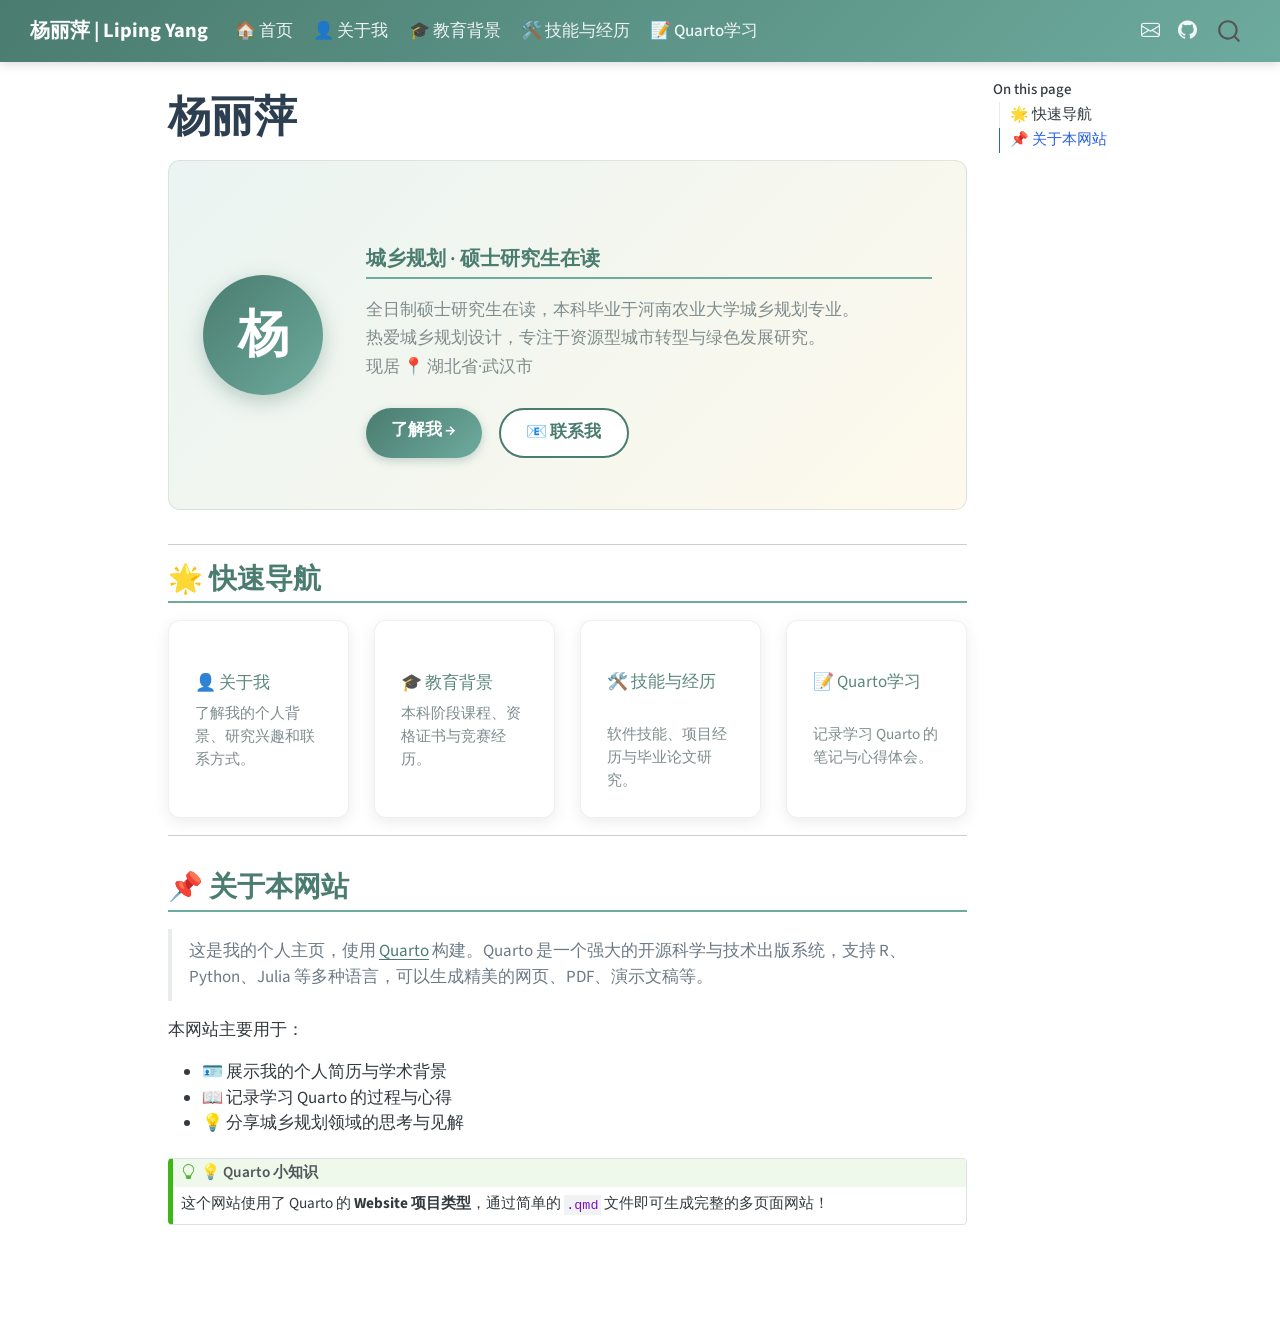
<file: index.html>
<!DOCTYPE html>
<html xmlns="http://www.w3.org/1999/xhtml" lang="en" xml:lang="en"><head>

<meta charset="utf-8">
<meta name="generator" content="quarto-1.9.33">

<meta name="viewport" content="width=device-width, initial-scale=1.0, user-scalable=yes">


<title>杨丽萍 | Liping Yang</title>
<style>
/* Default styles provided by pandoc.
** See https://pandoc.org/MANUAL.html#variables-for-html for config info.
*/
code{white-space: pre-wrap;}
span.smallcaps{font-variant: small-caps;}
div.columns{display: flex; gap: min(4vw, 1.5em);}
div.column{flex: auto; overflow-x: auto;}
div.hanging-indent{margin-left: 1.5em; text-indent: -1.5em;}
ul.task-list{list-style: none;}
ul.task-list li input[type="checkbox"] {
  width: 0.8em;
  margin: 0 0.8em 0.2em -1em; /* quarto-specific, see https://github.com/quarto-dev/quarto-cli/issues/4556 */ 
  vertical-align: middle;
}
</style>


<script src="site_libs/quarto-nav/quarto-nav.js"></script>
<script src="site_libs/quarto-nav/headroom.min.js"></script>
<script src="site_libs/clipboard/clipboard.min.js"></script>
<script src="site_libs/quarto-search/autocomplete.umd.js"></script>
<script src="site_libs/quarto-search/fuse.min.js"></script>
<script src="site_libs/quarto-search/quarto-search.js"></script>
<meta name="quarto:offset" content="./">
<link href="./favicon.ico" rel="icon">
<script src="site_libs/quarto-html/quarto.js" type="module"></script>
<script src="site_libs/quarto-html/tabsets/tabsets.js" type="module"></script>
<script src="site_libs/quarto-html/popper.min.js"></script>
<script src="site_libs/quarto-html/tippy.umd.min.js"></script>
<script src="site_libs/quarto-html/anchor.min.js"></script>
<link href="site_libs/quarto-html/tippy.css" rel="stylesheet">
<link href="site_libs/quarto-html/quarto-syntax-highlighting-6d4e4c6c342646cac9792aff734a6985.css" rel="stylesheet" id="quarto-text-highlighting-styles">
<script src="site_libs/bootstrap/bootstrap.min.js"></script>
<link href="site_libs/bootstrap/bootstrap-icons.css" rel="stylesheet">
<link href="site_libs/bootstrap/bootstrap-a0f9fd0d421825b736dc1bbcbcba2219.min.css" rel="stylesheet" append-hash="true" id="quarto-bootstrap" data-mode="light">
<script id="quarto-search-options" type="application/json">{
  "location": "navbar",
  "copy-button": false,
  "collapse-after": 3,
  "panel-placement": "end",
  "type": "overlay",
  "limit": 50,
  "keyboard-shortcut": [
    "f",
    "/",
    "s"
  ],
  "show-item-context": false,
  "language": {
    "search-no-results-text": "No results",
    "search-matching-documents-text": "matching documents",
    "search-copy-link-title": "Copy link to search",
    "search-hide-matches-text": "Hide additional matches",
    "search-more-match-text": "more match in this document",
    "search-more-matches-text": "more matches in this document",
    "search-clear-button-title": "Clear",
    "search-text-placeholder": "",
    "search-detached-cancel-button-title": "Cancel",
    "search-submit-button-title": "Submit",
    "search-label": "Search"
  }
}</script>


<link rel="stylesheet" href="styles.css">
</head>

<body class="nav-fixed quarto-light">

<div id="quarto-search-results"></div>
  <header id="quarto-header" class="headroom fixed-top">
    <nav class="navbar navbar-expand-lg " data-bs-theme="dark">
      <div class="navbar-container container-fluid">
      <div class="navbar-brand-container mx-auto">
    <a class="navbar-brand" href="./index.html">
    <span class="navbar-title">杨丽萍 | Liping Yang</span>
    </a>
  </div>
            <div id="quarto-search" class="" title="Search"></div>
          <button class="navbar-toggler" type="button" data-bs-toggle="collapse" data-bs-target="#navbarCollapse" aria-controls="navbarCollapse" role="menu" aria-expanded="false" aria-label="Toggle navigation" onclick="if (window.quartoToggleHeadroom) { window.quartoToggleHeadroom(); }">
  <span class="navbar-toggler-icon"></span>
</button>
          <div class="collapse navbar-collapse" id="navbarCollapse">
            <ul class="navbar-nav navbar-nav-scroll me-auto">
  <li class="nav-item">
    <a class="nav-link active" href="./index.html" aria-current="page"> 
<span class="menu-text">🏠 首页</span></a>
  </li>  
  <li class="nav-item">
    <a class="nav-link" href="./about.html"> 
<span class="menu-text">👤 关于我</span></a>
  </li>  
  <li class="nav-item">
    <a class="nav-link" href="./education.html"> 
<span class="menu-text">🎓 教育背景</span></a>
  </li>  
  <li class="nav-item">
    <a class="nav-link" href="./skills.html"> 
<span class="menu-text">🛠️ 技能与经历</span></a>
  </li>  
  <li class="nav-item">
    <a class="nav-link" href="./quarto-notes.html"> 
<span class="menu-text">📝 Quarto学习</span></a>
  </li>  
</ul>
            <ul class="navbar-nav navbar-nav-scroll ms-auto">
  <li class="nav-item compact">
    <a class="nav-link" href="mailto:1345400113@qq.com"> <i class="bi bi-envelope" role="img">
</i> 
<span class="menu-text"></span></a>
  </li>  
  <li class="nav-item compact">
    <a class="nav-link" href="https://github.com/"> <i class="bi bi-github" role="img">
</i> 
<span class="menu-text"></span></a>
  </li>  
</ul>
          </div> <!-- /navcollapse -->
            <div class="quarto-navbar-tools">
</div>
      </div> <!-- /container-fluid -->
    </nav>
</header>
<!-- content -->
<div id="quarto-content" class="quarto-container page-columns page-rows-contents page-layout-article page-navbar">
<!-- sidebar -->
<!-- margin-sidebar -->
    <div id="quarto-margin-sidebar" class="sidebar margin-sidebar">
        <nav id="TOC" role="doc-toc" class="toc-active">
    <h2 id="toc-title">On this page</h2>
   
  <ul>
  <li><a href="#快速导航" id="toc-快速导航" class="nav-link active" data-scroll-target="#快速导航">🌟 快速导航</a></li>
  <li><a href="#关于本网站" id="toc-关于本网站" class="nav-link" data-scroll-target="#关于本网站">📌 关于本网站</a></li>
  </ul>
</nav>
    </div>
<!-- main -->
<main class="content" id="quarto-document-content"><header id="title-block-header" class="quarto-title-block"><h1 class="hero-name title display-7">杨丽萍</h1></header>




<div class="hero-section">
  <div class="hero-content">
    <div class="hero-avatar">
      <div class="avatar-placeholder">杨</div>
    </div>
    <div class="hero-text">
      
      <h2 class="hero-subtitle anchored">城乡规划 · 硕士研究生在读</h2>
      <p class="hero-desc">
        全日制硕士研究生在读，本科毕业于河南农业大学城乡规划专业。<br>
        热爱城乡规划设计，专注于资源型城市转型与绿色发展研究。<br>
        现居 📍 湖北省·武汉市
      </p>
      <div class="hero-links">
        <a href="about.html" class="btn-primary">了解我 →</a>
        <a href="mailto:1345400113@qq.com" class="btn-secondary">📧 联系我</a>
      </div>
    </div>
  </div>
</div>
<hr>
<section id="快速导航" class="level2">
<h2 class="anchored" data-anchor-id="快速导航">🌟 快速导航</h2>
<div class="grid">
<div class="g-col-12 g-col-md-6 g-col-lg-3">
<section id="关于我" class="level3 card-nav">
<h3 class="anchored" data-anchor-id="关于我">👤 <a href="./about.html">关于我</a></h3>
<p>了解我的个人背景、研究兴趣和联系方式。</p>
</section>
</div>
<div class="g-col-12 g-col-md-6 g-col-lg-3">
<section id="教育背景" class="level3 card-nav">
<h3 class="anchored" data-anchor-id="教育背景">🎓 <a href="./education.html">教育背景</a></h3>
<p>本科阶段课程、资格证书与竞赛经历。</p>
</section>
</div>
<div class="g-col-12 g-col-md-6 g-col-lg-3">
<section id="技能与经历" class="level3 card-nav">
<h3 class="anchored" data-anchor-id="技能与经历">🛠️ <a href="./skills.html">技能与经历</a></h3>
<p>软件技能、项目经历与毕业论文研究。</p>
</section>
</div>
<div class="g-col-12 g-col-md-6 g-col-lg-3">
<section id="quarto学习" class="level3 card-nav">
<h3 class="anchored" data-anchor-id="quarto学习">📝 <a href="./quarto-notes.html">Quarto学习</a></h3>
<p>记录学习 Quarto 的笔记与心得体会。</p>
</section>
</div>
</div>
<hr>
</section>
<section id="关于本网站" class="level2">
<h2 class="anchored" data-anchor-id="关于本网站">📌 关于本网站</h2>
<blockquote class="blockquote">
<p>这是我的个人主页，使用 <strong><a href="https://quarto.org">Quarto</a></strong> 构建。Quarto 是一个强大的开源科学与技术出版系统，支持 R、Python、Julia 等多种语言，可以生成精美的网页、PDF、演示文稿等。</p>
</blockquote>
<p>本网站主要用于：</p>
<ul>
<li>🪪 展示我的个人简历与学术背景</li>
<li>📖 记录学习 Quarto 的过程与心得</li>
<li>💡 分享城乡规划领域的思考与见解</li>
</ul>
<div class="callout callout-style-default callout-tip callout-titled">
<div class="callout-header d-flex align-content-center">
<div class="callout-icon-container">
<i class="callout-icon"></i>
</div>
<div class="callout-title-container flex-fill">
<span class="screen-reader-only">Tip</span>💡 Quarto 小知识
</div>
</div>
<div class="callout-body-container callout-body">
<p>这个网站使用了 Quarto 的 <strong>Website 项目类型</strong>，通过简单的 <code>.qmd</code> 文件即可生成完整的多页面网站！</p>
</div>
</div>


</section>

</main> <!-- /main -->
<script id="quarto-html-after-body" type="application/javascript">
  window.document.addEventListener("DOMContentLoaded", function (event) {
    const icon = "";
    const anchorJS = new window.AnchorJS();
    anchorJS.options = {
      placement: 'right',
      icon: icon
    };
    anchorJS.add('.anchored');
    const isCodeAnnotation = (el) => {
      for (const clz of el.classList) {
        if (clz.startsWith('code-annotation-')) {                     
          return true;
        }
      }
      return false;
    }
    const onCopySuccess = function(e) {
      // button target
      const button = e.trigger;
      // don't keep focus
      button.blur();
      // flash "checked"
      button.classList.add('code-copy-button-checked');
      var currentTitle = button.getAttribute("title");
      button.setAttribute("title", "Copied!");
      let tooltip;
      if (window.bootstrap) {
        button.setAttribute("data-bs-toggle", "tooltip");
        button.setAttribute("data-bs-placement", "left");
        button.setAttribute("data-bs-title", "Copied!");
        tooltip = new bootstrap.Tooltip(button, 
          { trigger: "manual", 
            customClass: "code-copy-button-tooltip",
            offset: [0, -8]});
        tooltip.show();    
      }
      setTimeout(function() {
        if (tooltip) {
          tooltip.hide();
          button.removeAttribute("data-bs-title");
          button.removeAttribute("data-bs-toggle");
          button.removeAttribute("data-bs-placement");
        }
        button.setAttribute("title", currentTitle);
        button.classList.remove('code-copy-button-checked');
      }, 1000);
      // clear code selection
      e.clearSelection();
    }
    const getTextToCopy = function(trigger) {
      const outerScaffold = trigger.parentElement.cloneNode(true);
      const codeEl = outerScaffold.querySelector('code');
      for (const childEl of codeEl.children) {
        if (isCodeAnnotation(childEl)) {
          childEl.remove();
        }
      }
      return codeEl.innerText;
    }
    const clipboard = new window.ClipboardJS('.code-copy-button:not([data-in-quarto-modal])', {
      text: getTextToCopy
    });
    clipboard.on('success', onCopySuccess);
    if (window.document.getElementById('quarto-embedded-source-code-modal')) {
      const clipboardModal = new window.ClipboardJS('.code-copy-button[data-in-quarto-modal]', {
        text: getTextToCopy,
        container: window.document.getElementById('quarto-embedded-source-code-modal')
      });
      clipboardModal.on('success', onCopySuccess);
    }
      var localhostRegex = new RegExp(/^(?:http|https):\/\/localhost\:?[0-9]*\//);
      var mailtoRegex = new RegExp(/^mailto:/);
        var filterRegex = new RegExp('/' + window.location.host + '/');
      var isInternal = (href) => {
          return filterRegex.test(href) || localhostRegex.test(href) || mailtoRegex.test(href);
      }
      // Inspect non-navigation links and adorn them if external
     var links = window.document.querySelectorAll('a[href]:not(.nav-link):not(.navbar-brand):not(.toc-action):not(.sidebar-link):not(.sidebar-item-toggle):not(.pagination-link):not(.no-external):not([aria-hidden]):not(.dropdown-item):not(.quarto-navigation-tool):not(.about-link)');
      for (var i=0; i<links.length; i++) {
        const link = links[i];
        if (!isInternal(link.href)) {
          // undo the damage that might have been done by quarto-nav.js in the case of
          // links that we want to consider external
          if (link.dataset.originalHref !== undefined) {
            link.href = link.dataset.originalHref;
          }
        }
      }
    function tippyHover(el, contentFn, onTriggerFn, onUntriggerFn) {
      const config = {
        allowHTML: true,
        maxWidth: 500,
        delay: 100,
        arrow: false,
        appendTo: function(el) {
            return el.parentElement;
        },
        interactive: true,
        interactiveBorder: 10,
        theme: 'quarto',
        placement: 'bottom-start',
      };
      if (contentFn) {
        config.content = contentFn;
      }
      if (onTriggerFn) {
        config.onTrigger = onTriggerFn;
      }
      if (onUntriggerFn) {
        config.onUntrigger = onUntriggerFn;
      }
      window.tippy(el, config); 
    }
    const noterefs = window.document.querySelectorAll('a[role="doc-noteref"]');
    for (var i=0; i<noterefs.length; i++) {
      const ref = noterefs[i];
      tippyHover(ref, function() {
        // use id or data attribute instead here
        let href = ref.getAttribute('data-footnote-href') || ref.getAttribute('href');
        try { href = new URL(href).hash; } catch {}
        const id = href.replace(/^#\/?/, "");
        const note = window.document.getElementById(id);
        if (note) {
          return note.innerHTML;
        } else {
          return "";
        }
      });
    }
    const xrefs = window.document.querySelectorAll('a.quarto-xref');
    const processXRef = (id, note) => {
      // Strip column container classes
      const stripColumnClz = (el) => {
        el.classList.remove("page-full", "page-columns");
        if (el.children) {
          for (const child of el.children) {
            stripColumnClz(child);
          }
        }
      }
      stripColumnClz(note)
      if (id === null || id.startsWith('sec-')) {
        // Special case sections, only their first couple elements
        const container = document.createElement("div");
        if (note.children && note.children.length > 2) {
          container.appendChild(note.children[0].cloneNode(true));
          for (let i = 1; i < note.children.length; i++) {
            const child = note.children[i];
            if (child.tagName === "P" && child.innerText === "") {
              continue;
            } else {
              container.appendChild(child.cloneNode(true));
              break;
            }
          }
          if (window.Quarto?.typesetMath) {
            window.Quarto.typesetMath(container);
          }
          return container.innerHTML
        } else {
          if (window.Quarto?.typesetMath) {
            window.Quarto.typesetMath(note);
          }
          return note.innerHTML;
        }
      } else {
        // Remove any anchor links if they are present
        const anchorLink = note.querySelector('a.anchorjs-link');
        if (anchorLink) {
          anchorLink.remove();
        }
        if (window.Quarto?.typesetMath) {
          window.Quarto.typesetMath(note);
        }
        if (note.classList.contains("callout")) {
          return note.outerHTML;
        } else {
          return note.innerHTML;
        }
      }
    }
    for (var i=0; i<xrefs.length; i++) {
      const xref = xrefs[i];
      tippyHover(xref, undefined, function(instance) {
        instance.disable();
        let url = xref.getAttribute('href');
        let hash = undefined; 
        if (url.startsWith('#')) {
          hash = url;
        } else {
          try { hash = new URL(url).hash; } catch {}
        }
        if (hash) {
          const id = hash.replace(/^#\/?/, "");
          const note = window.document.getElementById(id);
          if (note !== null) {
            try {
              const html = processXRef(id, note.cloneNode(true));
              instance.setContent(html);
            } finally {
              instance.enable();
              instance.show();
            }
          } else {
            // See if we can fetch this
            fetch(url.split('#')[0])
            .then(res => res.text())
            .then(html => {
              const parser = new DOMParser();
              const htmlDoc = parser.parseFromString(html, "text/html");
              const note = htmlDoc.getElementById(id);
              if (note !== null) {
                const html = processXRef(id, note);
                instance.setContent(html);
              } 
            }).finally(() => {
              instance.enable();
              instance.show();
            });
          }
        } else {
          // See if we can fetch a full url (with no hash to target)
          // This is a special case and we should probably do some content thinning / targeting
          fetch(url)
          .then(res => res.text())
          .then(html => {
            const parser = new DOMParser();
            const htmlDoc = parser.parseFromString(html, "text/html");
            const note = htmlDoc.querySelector('main.content');
            if (note !== null) {
              // This should only happen for chapter cross references
              // (since there is no id in the URL)
              // remove the first header
              if (note.children.length > 0 && note.children[0].tagName === "HEADER") {
                note.children[0].remove();
              }
              const html = processXRef(null, note);
              instance.setContent(html);
            } 
          }).finally(() => {
            instance.enable();
            instance.show();
          });
        }
      }, function(instance) {
      });
    }
        let selectedAnnoteEl;
        const selectorForAnnotation = ( cell, annotation) => {
          let cellAttr = 'data-code-cell="' + cell + '"';
          let lineAttr = 'data-code-annotation="' +  annotation + '"';
          const selector = 'span[' + cellAttr + '][' + lineAttr + ']';
          return selector;
        }
        const selectCodeLines = (annoteEl) => {
          const doc = window.document;
          const targetCell = annoteEl.getAttribute("data-target-cell");
          const targetAnnotation = annoteEl.getAttribute("data-target-annotation");
          const annoteSpan = window.document.querySelector(selectorForAnnotation(targetCell, targetAnnotation));
          const lines = annoteSpan.getAttribute("data-code-lines").split(",");
          const lineIds = lines.map((line) => {
            return targetCell + "-" + line;
          })
          let top = null;
          let height = null;
          let parent = null;
          if (lineIds.length > 0) {
              //compute the position of the single el (top and bottom and make a div)
              const el = window.document.getElementById(lineIds[0]);
              top = el.offsetTop;
              height = el.offsetHeight;
              parent = el.parentElement.parentElement;
            if (lineIds.length > 1) {
              const lastEl = window.document.getElementById(lineIds[lineIds.length - 1]);
              const bottom = lastEl.offsetTop + lastEl.offsetHeight;
              height = bottom - top;
            }
            if (top !== null && height !== null && parent !== null) {
              // cook up a div (if necessary) and position it 
              let div = window.document.getElementById("code-annotation-line-highlight");
              if (div === null) {
                div = window.document.createElement("div");
                div.setAttribute("id", "code-annotation-line-highlight");
                div.style.position = 'absolute';
                parent.appendChild(div);
              }
              div.style.top = top - 2 + "px";
              div.style.height = height + 4 + "px";
              div.style.left = 0;
              let gutterDiv = window.document.getElementById("code-annotation-line-highlight-gutter");
              if (gutterDiv === null) {
                gutterDiv = window.document.createElement("div");
                gutterDiv.setAttribute("id", "code-annotation-line-highlight-gutter");
                gutterDiv.style.position = 'absolute';
                const codeCell = window.document.getElementById(targetCell);
                const gutter = codeCell.querySelector('.code-annotation-gutter');
                gutter.appendChild(gutterDiv);
              }
              gutterDiv.style.top = top - 2 + "px";
              gutterDiv.style.height = height + 4 + "px";
            }
            selectedAnnoteEl = annoteEl;
          }
        };
        const unselectCodeLines = () => {
          const elementsIds = ["code-annotation-line-highlight", "code-annotation-line-highlight-gutter"];
          elementsIds.forEach((elId) => {
            const div = window.document.getElementById(elId);
            if (div) {
              div.remove();
            }
          });
          selectedAnnoteEl = undefined;
        };
          // Handle positioning of the toggle
      window.addEventListener(
        "resize",
        throttle(() => {
          elRect = undefined;
          if (selectedAnnoteEl) {
            selectCodeLines(selectedAnnoteEl);
          }
        }, 10)
      );
      function throttle(fn, ms) {
      let throttle = false;
      let timer;
        return (...args) => {
          if(!throttle) { // first call gets through
              fn.apply(this, args);
              throttle = true;
          } else { // all the others get throttled
              if(timer) clearTimeout(timer); // cancel #2
              timer = setTimeout(() => {
                fn.apply(this, args);
                timer = throttle = false;
              }, ms);
          }
        };
      }
        // Attach click handler to the DT
        const annoteDls = window.document.querySelectorAll('dt[data-target-cell]');
        for (const annoteDlNode of annoteDls) {
          annoteDlNode.addEventListener('click', (event) => {
            const clickedEl = event.target;
            if (clickedEl !== selectedAnnoteEl) {
              unselectCodeLines();
              const activeEl = window.document.querySelector('dt[data-target-cell].code-annotation-active');
              if (activeEl) {
                activeEl.classList.remove('code-annotation-active');
              }
              selectCodeLines(clickedEl);
              clickedEl.classList.add('code-annotation-active');
            } else {
              // Unselect the line
              unselectCodeLines();
              clickedEl.classList.remove('code-annotation-active');
            }
          });
        }
    const findCites = (el) => {
      const parentEl = el.parentElement;
      if (parentEl) {
        const cites = parentEl.dataset.cites;
        if (cites) {
          return {
            el,
            cites: cites.split(' ')
          };
        } else {
          return findCites(el.parentElement)
        }
      } else {
        return undefined;
      }
    };
    var bibliorefs = window.document.querySelectorAll('a[role="doc-biblioref"]');
    for (var i=0; i<bibliorefs.length; i++) {
      const ref = bibliorefs[i];
      const citeInfo = findCites(ref);
      if (citeInfo) {
        tippyHover(citeInfo.el, function() {
          var popup = window.document.createElement('div');
          citeInfo.cites.forEach(function(cite) {
            var citeDiv = window.document.createElement('div');
            citeDiv.classList.add('hanging-indent');
            citeDiv.classList.add('csl-entry');
            var biblioDiv = window.document.getElementById('ref-' + cite);
            if (biblioDiv) {
              citeDiv.innerHTML = biblioDiv.innerHTML;
            }
            popup.appendChild(citeDiv);
          });
          return popup.innerHTML;
        });
      }
    }
  });
  </script>
</div> <!-- /content -->




</body></html>
</file>
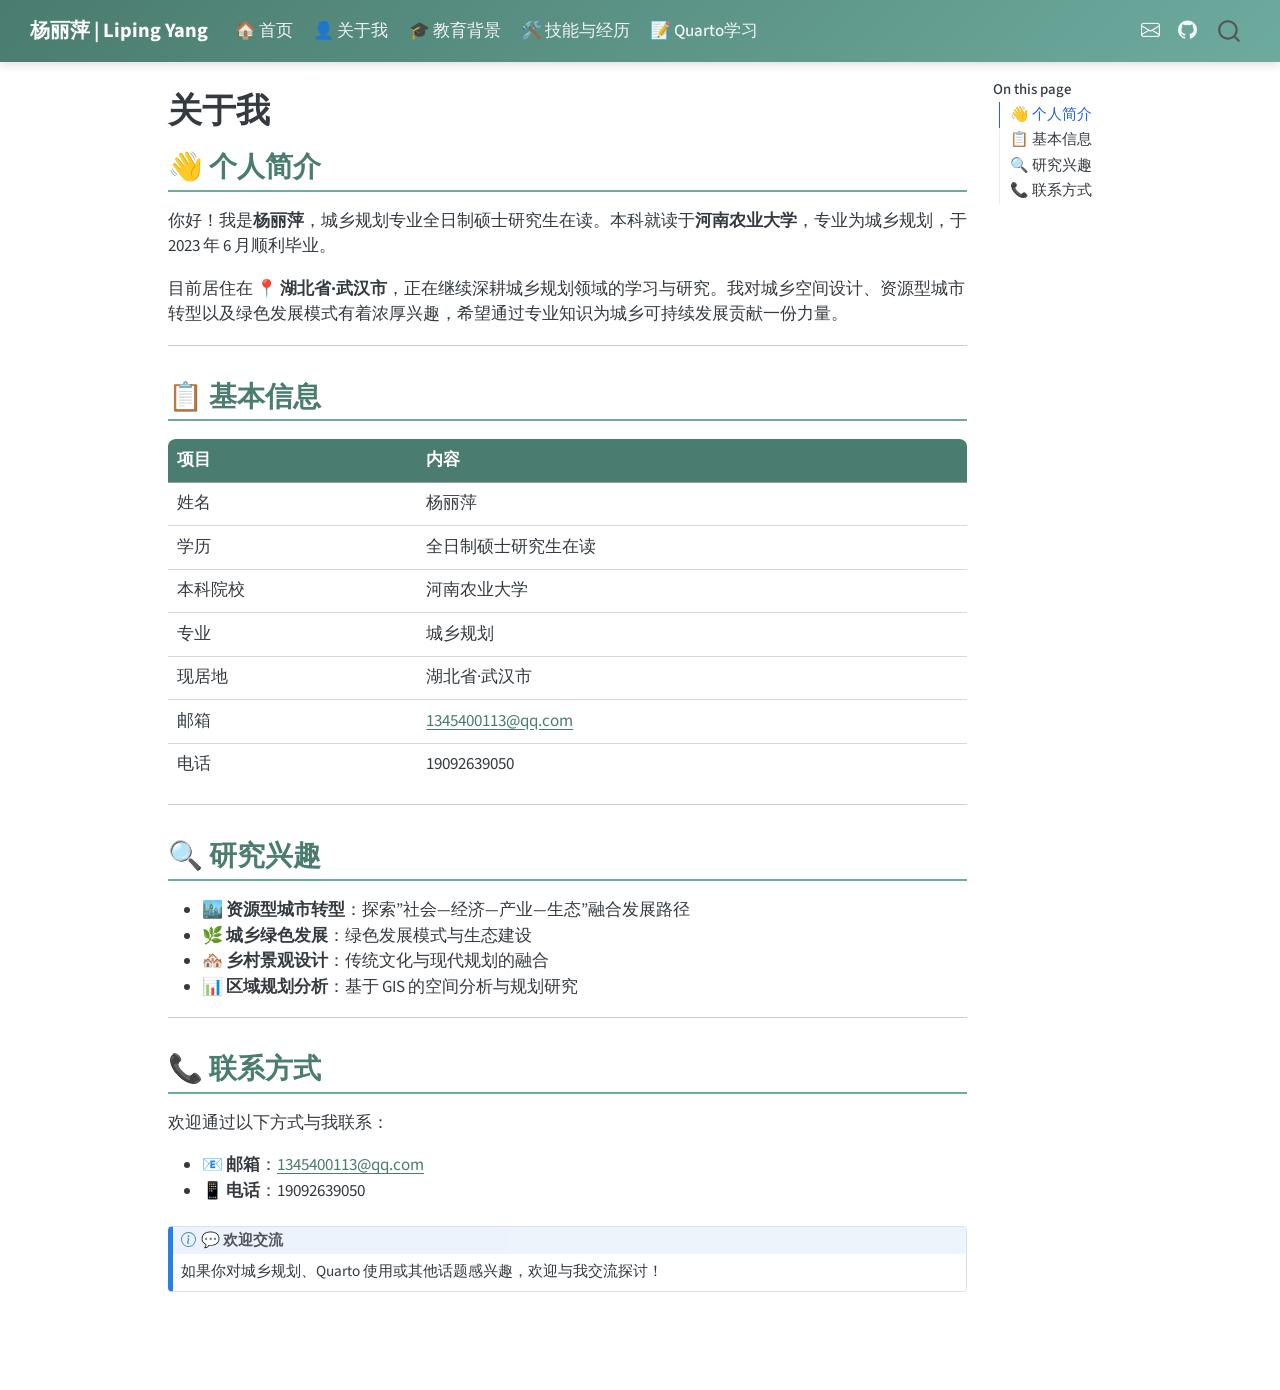
<file: about.html>
<!DOCTYPE html>
<html xmlns="http://www.w3.org/1999/xhtml" lang="en" xml:lang="en"><head>

<meta charset="utf-8">
<meta name="generator" content="quarto-1.9.33">

<meta name="viewport" content="width=device-width, initial-scale=1.0, user-scalable=yes">


<title>about – 杨丽萍 | Liping Yang</title>
<style>
/* Default styles provided by pandoc.
** See https://pandoc.org/MANUAL.html#variables-for-html for config info.
*/
code{white-space: pre-wrap;}
span.smallcaps{font-variant: small-caps;}
div.columns{display: flex; gap: min(4vw, 1.5em);}
div.column{flex: auto; overflow-x: auto;}
div.hanging-indent{margin-left: 1.5em; text-indent: -1.5em;}
ul.task-list{list-style: none;}
ul.task-list li input[type="checkbox"] {
  width: 0.8em;
  margin: 0 0.8em 0.2em -1em; /* quarto-specific, see https://github.com/quarto-dev/quarto-cli/issues/4556 */ 
  vertical-align: middle;
}
</style>


<script src="site_libs/quarto-nav/quarto-nav.js"></script>
<script src="site_libs/quarto-nav/headroom.min.js"></script>
<script src="site_libs/clipboard/clipboard.min.js"></script>
<script src="site_libs/quarto-search/autocomplete.umd.js"></script>
<script src="site_libs/quarto-search/fuse.min.js"></script>
<script src="site_libs/quarto-search/quarto-search.js"></script>
<meta name="quarto:offset" content="./">
<link href="./favicon.ico" rel="icon">
<script src="site_libs/quarto-html/quarto.js" type="module"></script>
<script src="site_libs/quarto-html/tabsets/tabsets.js" type="module"></script>
<script src="site_libs/quarto-html/popper.min.js"></script>
<script src="site_libs/quarto-html/tippy.umd.min.js"></script>
<script src="site_libs/quarto-html/anchor.min.js"></script>
<link href="site_libs/quarto-html/tippy.css" rel="stylesheet">
<link href="site_libs/quarto-html/quarto-syntax-highlighting-6d4e4c6c342646cac9792aff734a6985.css" rel="stylesheet" id="quarto-text-highlighting-styles">
<script src="site_libs/bootstrap/bootstrap.min.js"></script>
<link href="site_libs/bootstrap/bootstrap-icons.css" rel="stylesheet">
<link href="site_libs/bootstrap/bootstrap-a0f9fd0d421825b736dc1bbcbcba2219.min.css" rel="stylesheet" append-hash="true" id="quarto-bootstrap" data-mode="light">
<script id="quarto-search-options" type="application/json">{
  "location": "navbar",
  "copy-button": false,
  "collapse-after": 3,
  "panel-placement": "end",
  "type": "overlay",
  "limit": 50,
  "keyboard-shortcut": [
    "f",
    "/",
    "s"
  ],
  "show-item-context": false,
  "language": {
    "search-no-results-text": "No results",
    "search-matching-documents-text": "matching documents",
    "search-copy-link-title": "Copy link to search",
    "search-hide-matches-text": "Hide additional matches",
    "search-more-match-text": "more match in this document",
    "search-more-matches-text": "more matches in this document",
    "search-clear-button-title": "Clear",
    "search-text-placeholder": "",
    "search-detached-cancel-button-title": "Cancel",
    "search-submit-button-title": "Submit",
    "search-label": "Search"
  }
}</script>


<link rel="stylesheet" href="styles.css">
</head>

<body class="nav-fixed quarto-light">

<div id="quarto-search-results"></div>
  <header id="quarto-header" class="headroom fixed-top">
    <nav class="navbar navbar-expand-lg " data-bs-theme="dark">
      <div class="navbar-container container-fluid">
      <div class="navbar-brand-container mx-auto">
    <a class="navbar-brand" href="./index.html">
    <span class="navbar-title">杨丽萍 | Liping Yang</span>
    </a>
  </div>
            <div id="quarto-search" class="" title="Search"></div>
          <button class="navbar-toggler" type="button" data-bs-toggle="collapse" data-bs-target="#navbarCollapse" aria-controls="navbarCollapse" role="menu" aria-expanded="false" aria-label="Toggle navigation" onclick="if (window.quartoToggleHeadroom) { window.quartoToggleHeadroom(); }">
  <span class="navbar-toggler-icon"></span>
</button>
          <div class="collapse navbar-collapse" id="navbarCollapse">
            <ul class="navbar-nav navbar-nav-scroll me-auto">
  <li class="nav-item">
    <a class="nav-link" href="./index.html"> 
<span class="menu-text">🏠 首页</span></a>
  </li>  
  <li class="nav-item">
    <a class="nav-link active" href="./about.html" aria-current="page"> 
<span class="menu-text">👤 关于我</span></a>
  </li>  
  <li class="nav-item">
    <a class="nav-link" href="./education.html"> 
<span class="menu-text">🎓 教育背景</span></a>
  </li>  
  <li class="nav-item">
    <a class="nav-link" href="./skills.html"> 
<span class="menu-text">🛠️ 技能与经历</span></a>
  </li>  
  <li class="nav-item">
    <a class="nav-link" href="./quarto-notes.html"> 
<span class="menu-text">📝 Quarto学习</span></a>
  </li>  
</ul>
            <ul class="navbar-nav navbar-nav-scroll ms-auto">
  <li class="nav-item compact">
    <a class="nav-link" href="mailto:1345400113@qq.com"> <i class="bi bi-envelope" role="img">
</i> 
<span class="menu-text"></span></a>
  </li>  
  <li class="nav-item compact">
    <a class="nav-link" href="https://github.com/"> <i class="bi bi-github" role="img">
</i> 
<span class="menu-text"></span></a>
  </li>  
</ul>
          </div> <!-- /navcollapse -->
            <div class="quarto-navbar-tools">
</div>
      </div> <!-- /container-fluid -->
    </nav>
</header>
<!-- content -->
<div id="quarto-content" class="quarto-container page-columns page-rows-contents page-layout-article page-navbar">
<!-- sidebar -->
<!-- margin-sidebar -->
    <div id="quarto-margin-sidebar" class="sidebar margin-sidebar">
        <nav id="TOC" role="doc-toc" class="toc-active">
    <h2 id="toc-title">On this page</h2>
   
  <ul>
  <li><a href="#个人简介" id="toc-个人简介" class="nav-link active" data-scroll-target="#个人简介">👋 个人简介</a></li>
  <li><a href="#基本信息" id="toc-基本信息" class="nav-link" data-scroll-target="#基本信息">📋 基本信息</a></li>
  <li><a href="#研究兴趣" id="toc-研究兴趣" class="nav-link" data-scroll-target="#研究兴趣">🔍 研究兴趣</a></li>
  <li><a href="#联系方式" id="toc-联系方式" class="nav-link" data-scroll-target="#联系方式">📞 联系方式</a></li>
  </ul>
</nav>
    </div>
<!-- main -->
<main class="content" id="quarto-document-content">

<header id="title-block-header" class="quarto-title-block default">
<div class="quarto-title">
<h1 class="title">关于我</h1>
</div>



<div class="quarto-title-meta">

    
  
    
  </div>
  


</header>


<section id="个人简介" class="level2">
<h2 class="anchored" data-anchor-id="个人简介">👋 个人简介</h2>
<p>你好！我是<strong>杨丽萍</strong>，城乡规划专业全日制硕士研究生在读。本科就读于<strong>河南农业大学</strong>，专业为城乡规划，于 2023 年 6 月顺利毕业。</p>
<p>目前居住在 📍 <strong>湖北省·武汉市</strong>，正在继续深耕城乡规划领域的学习与研究。我对城乡空间设计、资源型城市转型以及绿色发展模式有着浓厚兴趣，希望通过专业知识为城乡可持续发展贡献一份力量。</p>
<hr>
</section>
<section id="基本信息" class="level2">
<h2 class="anchored" data-anchor-id="基本信息">📋 基本信息</h2>
<table class="caption-top table">
<thead>
<tr class="header">
<th>项目</th>
<th>内容</th>
</tr>
</thead>
<tbody>
<tr class="odd">
<td>姓名</td>
<td>杨丽萍</td>
</tr>
<tr class="even">
<td>学历</td>
<td>全日制硕士研究生在读</td>
</tr>
<tr class="odd">
<td>本科院校</td>
<td>河南农业大学</td>
</tr>
<tr class="even">
<td>专业</td>
<td>城乡规划</td>
</tr>
<tr class="odd">
<td>现居地</td>
<td>湖北省·武汉市</td>
</tr>
<tr class="even">
<td>邮箱</td>
<td><a href="mailto:1345400113@qq.com">1345400113@qq.com</a></td>
</tr>
<tr class="odd">
<td>电话</td>
<td>19092639050</td>
</tr>
</tbody>
</table>
<hr>
</section>
<section id="研究兴趣" class="level2">
<h2 class="anchored" data-anchor-id="研究兴趣">🔍 研究兴趣</h2>
<ul>
<li>🏙️ <strong>资源型城市转型</strong>：探索”社会—经济—产业—生态”融合发展路径</li>
<li>🌿 <strong>城乡绿色发展</strong>：绿色发展模式与生态建设</li>
<li>🏘️ <strong>乡村景观设计</strong>：传统文化与现代规划的融合</li>
<li>📊 <strong>区域规划分析</strong>：基于 GIS 的空间分析与规划研究</li>
</ul>
<hr>
</section>
<section id="联系方式" class="level2">
<h2 class="anchored" data-anchor-id="联系方式">📞 联系方式</h2>
<p>欢迎通过以下方式与我联系：</p>
<ul>
<li>📧 <strong>邮箱</strong>：<a href="mailto:1345400113@qq.com">1345400113@qq.com</a></li>
<li>📱 <strong>电话</strong>：19092639050</li>
</ul>
<div class="callout callout-style-default callout-note callout-titled">
<div class="callout-header d-flex align-content-center">
<div class="callout-icon-container">
<i class="callout-icon"></i>
</div>
<div class="callout-title-container flex-fill">
<span class="screen-reader-only">Note</span>💬 欢迎交流
</div>
</div>
<div class="callout-body-container callout-body">
<p>如果你对城乡规划、Quarto 使用或其他话题感兴趣，欢迎与我交流探讨！</p>
</div>
</div>


</section>

</main> <!-- /main -->
<script id="quarto-html-after-body" type="application/javascript">
  window.document.addEventListener("DOMContentLoaded", function (event) {
    const icon = "";
    const anchorJS = new window.AnchorJS();
    anchorJS.options = {
      placement: 'right',
      icon: icon
    };
    anchorJS.add('.anchored');
    const isCodeAnnotation = (el) => {
      for (const clz of el.classList) {
        if (clz.startsWith('code-annotation-')) {                     
          return true;
        }
      }
      return false;
    }
    const onCopySuccess = function(e) {
      // button target
      const button = e.trigger;
      // don't keep focus
      button.blur();
      // flash "checked"
      button.classList.add('code-copy-button-checked');
      var currentTitle = button.getAttribute("title");
      button.setAttribute("title", "Copied!");
      let tooltip;
      if (window.bootstrap) {
        button.setAttribute("data-bs-toggle", "tooltip");
        button.setAttribute("data-bs-placement", "left");
        button.setAttribute("data-bs-title", "Copied!");
        tooltip = new bootstrap.Tooltip(button, 
          { trigger: "manual", 
            customClass: "code-copy-button-tooltip",
            offset: [0, -8]});
        tooltip.show();    
      }
      setTimeout(function() {
        if (tooltip) {
          tooltip.hide();
          button.removeAttribute("data-bs-title");
          button.removeAttribute("data-bs-toggle");
          button.removeAttribute("data-bs-placement");
        }
        button.setAttribute("title", currentTitle);
        button.classList.remove('code-copy-button-checked');
      }, 1000);
      // clear code selection
      e.clearSelection();
    }
    const getTextToCopy = function(trigger) {
      const outerScaffold = trigger.parentElement.cloneNode(true);
      const codeEl = outerScaffold.querySelector('code');
      for (const childEl of codeEl.children) {
        if (isCodeAnnotation(childEl)) {
          childEl.remove();
        }
      }
      return codeEl.innerText;
    }
    const clipboard = new window.ClipboardJS('.code-copy-button:not([data-in-quarto-modal])', {
      text: getTextToCopy
    });
    clipboard.on('success', onCopySuccess);
    if (window.document.getElementById('quarto-embedded-source-code-modal')) {
      const clipboardModal = new window.ClipboardJS('.code-copy-button[data-in-quarto-modal]', {
        text: getTextToCopy,
        container: window.document.getElementById('quarto-embedded-source-code-modal')
      });
      clipboardModal.on('success', onCopySuccess);
    }
      var localhostRegex = new RegExp(/^(?:http|https):\/\/localhost\:?[0-9]*\//);
      var mailtoRegex = new RegExp(/^mailto:/);
        var filterRegex = new RegExp('/' + window.location.host + '/');
      var isInternal = (href) => {
          return filterRegex.test(href) || localhostRegex.test(href) || mailtoRegex.test(href);
      }
      // Inspect non-navigation links and adorn them if external
     var links = window.document.querySelectorAll('a[href]:not(.nav-link):not(.navbar-brand):not(.toc-action):not(.sidebar-link):not(.sidebar-item-toggle):not(.pagination-link):not(.no-external):not([aria-hidden]):not(.dropdown-item):not(.quarto-navigation-tool):not(.about-link)');
      for (var i=0; i<links.length; i++) {
        const link = links[i];
        if (!isInternal(link.href)) {
          // undo the damage that might have been done by quarto-nav.js in the case of
          // links that we want to consider external
          if (link.dataset.originalHref !== undefined) {
            link.href = link.dataset.originalHref;
          }
        }
      }
    function tippyHover(el, contentFn, onTriggerFn, onUntriggerFn) {
      const config = {
        allowHTML: true,
        maxWidth: 500,
        delay: 100,
        arrow: false,
        appendTo: function(el) {
            return el.parentElement;
        },
        interactive: true,
        interactiveBorder: 10,
        theme: 'quarto',
        placement: 'bottom-start',
      };
      if (contentFn) {
        config.content = contentFn;
      }
      if (onTriggerFn) {
        config.onTrigger = onTriggerFn;
      }
      if (onUntriggerFn) {
        config.onUntrigger = onUntriggerFn;
      }
      window.tippy(el, config); 
    }
    const noterefs = window.document.querySelectorAll('a[role="doc-noteref"]');
    for (var i=0; i<noterefs.length; i++) {
      const ref = noterefs[i];
      tippyHover(ref, function() {
        // use id or data attribute instead here
        let href = ref.getAttribute('data-footnote-href') || ref.getAttribute('href');
        try { href = new URL(href).hash; } catch {}
        const id = href.replace(/^#\/?/, "");
        const note = window.document.getElementById(id);
        if (note) {
          return note.innerHTML;
        } else {
          return "";
        }
      });
    }
    const xrefs = window.document.querySelectorAll('a.quarto-xref');
    const processXRef = (id, note) => {
      // Strip column container classes
      const stripColumnClz = (el) => {
        el.classList.remove("page-full", "page-columns");
        if (el.children) {
          for (const child of el.children) {
            stripColumnClz(child);
          }
        }
      }
      stripColumnClz(note)
      if (id === null || id.startsWith('sec-')) {
        // Special case sections, only their first couple elements
        const container = document.createElement("div");
        if (note.children && note.children.length > 2) {
          container.appendChild(note.children[0].cloneNode(true));
          for (let i = 1; i < note.children.length; i++) {
            const child = note.children[i];
            if (child.tagName === "P" && child.innerText === "") {
              continue;
            } else {
              container.appendChild(child.cloneNode(true));
              break;
            }
          }
          if (window.Quarto?.typesetMath) {
            window.Quarto.typesetMath(container);
          }
          return container.innerHTML
        } else {
          if (window.Quarto?.typesetMath) {
            window.Quarto.typesetMath(note);
          }
          return note.innerHTML;
        }
      } else {
        // Remove any anchor links if they are present
        const anchorLink = note.querySelector('a.anchorjs-link');
        if (anchorLink) {
          anchorLink.remove();
        }
        if (window.Quarto?.typesetMath) {
          window.Quarto.typesetMath(note);
        }
        if (note.classList.contains("callout")) {
          return note.outerHTML;
        } else {
          return note.innerHTML;
        }
      }
    }
    for (var i=0; i<xrefs.length; i++) {
      const xref = xrefs[i];
      tippyHover(xref, undefined, function(instance) {
        instance.disable();
        let url = xref.getAttribute('href');
        let hash = undefined; 
        if (url.startsWith('#')) {
          hash = url;
        } else {
          try { hash = new URL(url).hash; } catch {}
        }
        if (hash) {
          const id = hash.replace(/^#\/?/, "");
          const note = window.document.getElementById(id);
          if (note !== null) {
            try {
              const html = processXRef(id, note.cloneNode(true));
              instance.setContent(html);
            } finally {
              instance.enable();
              instance.show();
            }
          } else {
            // See if we can fetch this
            fetch(url.split('#')[0])
            .then(res => res.text())
            .then(html => {
              const parser = new DOMParser();
              const htmlDoc = parser.parseFromString(html, "text/html");
              const note = htmlDoc.getElementById(id);
              if (note !== null) {
                const html = processXRef(id, note);
                instance.setContent(html);
              } 
            }).finally(() => {
              instance.enable();
              instance.show();
            });
          }
        } else {
          // See if we can fetch a full url (with no hash to target)
          // This is a special case and we should probably do some content thinning / targeting
          fetch(url)
          .then(res => res.text())
          .then(html => {
            const parser = new DOMParser();
            const htmlDoc = parser.parseFromString(html, "text/html");
            const note = htmlDoc.querySelector('main.content');
            if (note !== null) {
              // This should only happen for chapter cross references
              // (since there is no id in the URL)
              // remove the first header
              if (note.children.length > 0 && note.children[0].tagName === "HEADER") {
                note.children[0].remove();
              }
              const html = processXRef(null, note);
              instance.setContent(html);
            } 
          }).finally(() => {
            instance.enable();
            instance.show();
          });
        }
      }, function(instance) {
      });
    }
        let selectedAnnoteEl;
        const selectorForAnnotation = ( cell, annotation) => {
          let cellAttr = 'data-code-cell="' + cell + '"';
          let lineAttr = 'data-code-annotation="' +  annotation + '"';
          const selector = 'span[' + cellAttr + '][' + lineAttr + ']';
          return selector;
        }
        const selectCodeLines = (annoteEl) => {
          const doc = window.document;
          const targetCell = annoteEl.getAttribute("data-target-cell");
          const targetAnnotation = annoteEl.getAttribute("data-target-annotation");
          const annoteSpan = window.document.querySelector(selectorForAnnotation(targetCell, targetAnnotation));
          const lines = annoteSpan.getAttribute("data-code-lines").split(",");
          const lineIds = lines.map((line) => {
            return targetCell + "-" + line;
          })
          let top = null;
          let height = null;
          let parent = null;
          if (lineIds.length > 0) {
              //compute the position of the single el (top and bottom and make a div)
              const el = window.document.getElementById(lineIds[0]);
              top = el.offsetTop;
              height = el.offsetHeight;
              parent = el.parentElement.parentElement;
            if (lineIds.length > 1) {
              const lastEl = window.document.getElementById(lineIds[lineIds.length - 1]);
              const bottom = lastEl.offsetTop + lastEl.offsetHeight;
              height = bottom - top;
            }
            if (top !== null && height !== null && parent !== null) {
              // cook up a div (if necessary) and position it 
              let div = window.document.getElementById("code-annotation-line-highlight");
              if (div === null) {
                div = window.document.createElement("div");
                div.setAttribute("id", "code-annotation-line-highlight");
                div.style.position = 'absolute';
                parent.appendChild(div);
              }
              div.style.top = top - 2 + "px";
              div.style.height = height + 4 + "px";
              div.style.left = 0;
              let gutterDiv = window.document.getElementById("code-annotation-line-highlight-gutter");
              if (gutterDiv === null) {
                gutterDiv = window.document.createElement("div");
                gutterDiv.setAttribute("id", "code-annotation-line-highlight-gutter");
                gutterDiv.style.position = 'absolute';
                const codeCell = window.document.getElementById(targetCell);
                const gutter = codeCell.querySelector('.code-annotation-gutter');
                gutter.appendChild(gutterDiv);
              }
              gutterDiv.style.top = top - 2 + "px";
              gutterDiv.style.height = height + 4 + "px";
            }
            selectedAnnoteEl = annoteEl;
          }
        };
        const unselectCodeLines = () => {
          const elementsIds = ["code-annotation-line-highlight", "code-annotation-line-highlight-gutter"];
          elementsIds.forEach((elId) => {
            const div = window.document.getElementById(elId);
            if (div) {
              div.remove();
            }
          });
          selectedAnnoteEl = undefined;
        };
          // Handle positioning of the toggle
      window.addEventListener(
        "resize",
        throttle(() => {
          elRect = undefined;
          if (selectedAnnoteEl) {
            selectCodeLines(selectedAnnoteEl);
          }
        }, 10)
      );
      function throttle(fn, ms) {
      let throttle = false;
      let timer;
        return (...args) => {
          if(!throttle) { // first call gets through
              fn.apply(this, args);
              throttle = true;
          } else { // all the others get throttled
              if(timer) clearTimeout(timer); // cancel #2
              timer = setTimeout(() => {
                fn.apply(this, args);
                timer = throttle = false;
              }, ms);
          }
        };
      }
        // Attach click handler to the DT
        const annoteDls = window.document.querySelectorAll('dt[data-target-cell]');
        for (const annoteDlNode of annoteDls) {
          annoteDlNode.addEventListener('click', (event) => {
            const clickedEl = event.target;
            if (clickedEl !== selectedAnnoteEl) {
              unselectCodeLines();
              const activeEl = window.document.querySelector('dt[data-target-cell].code-annotation-active');
              if (activeEl) {
                activeEl.classList.remove('code-annotation-active');
              }
              selectCodeLines(clickedEl);
              clickedEl.classList.add('code-annotation-active');
            } else {
              // Unselect the line
              unselectCodeLines();
              clickedEl.classList.remove('code-annotation-active');
            }
          });
        }
    const findCites = (el) => {
      const parentEl = el.parentElement;
      if (parentEl) {
        const cites = parentEl.dataset.cites;
        if (cites) {
          return {
            el,
            cites: cites.split(' ')
          };
        } else {
          return findCites(el.parentElement)
        }
      } else {
        return undefined;
      }
    };
    var bibliorefs = window.document.querySelectorAll('a[role="doc-biblioref"]');
    for (var i=0; i<bibliorefs.length; i++) {
      const ref = bibliorefs[i];
      const citeInfo = findCites(ref);
      if (citeInfo) {
        tippyHover(citeInfo.el, function() {
          var popup = window.document.createElement('div');
          citeInfo.cites.forEach(function(cite) {
            var citeDiv = window.document.createElement('div');
            citeDiv.classList.add('hanging-indent');
            citeDiv.classList.add('csl-entry');
            var biblioDiv = window.document.getElementById('ref-' + cite);
            if (biblioDiv) {
              citeDiv.innerHTML = biblioDiv.innerHTML;
            }
            popup.appendChild(citeDiv);
          });
          return popup.innerHTML;
        });
      }
    }
  });
  </script>
</div> <!-- /content -->




</body></html>
</file>
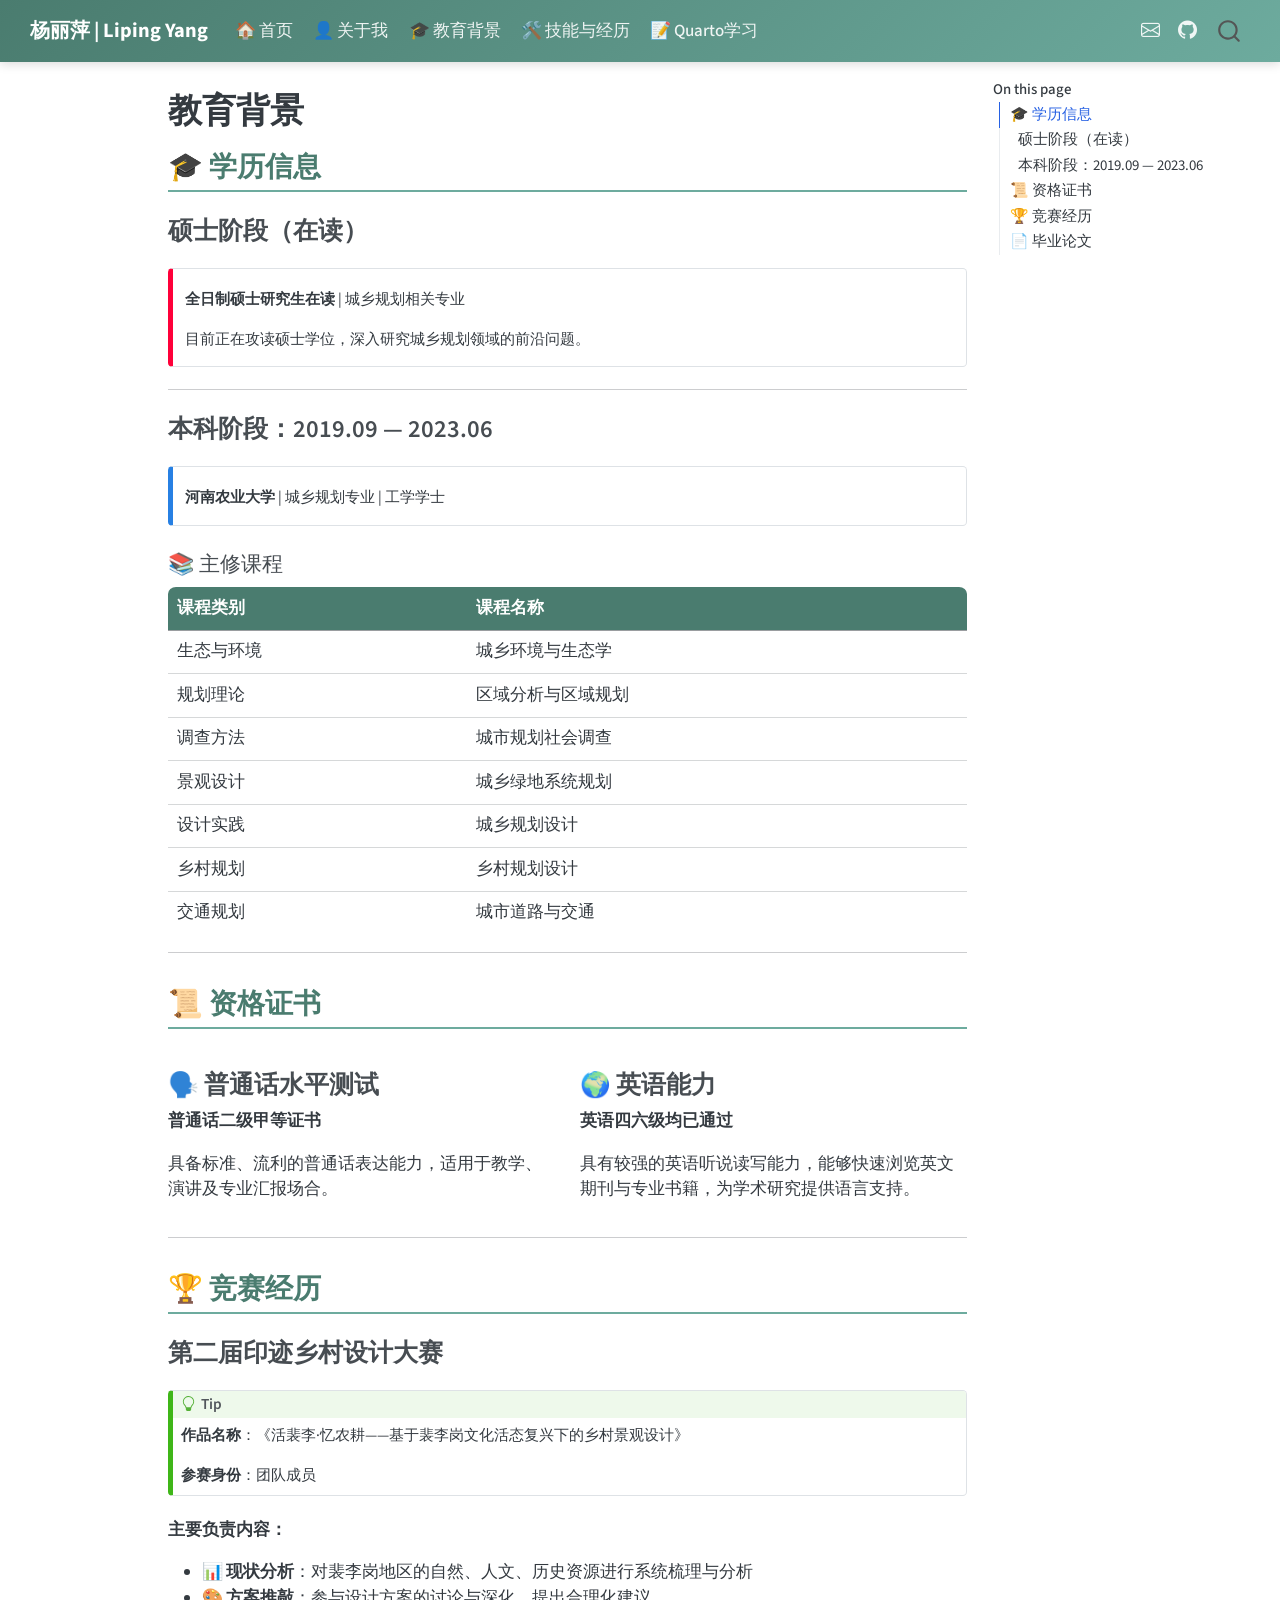
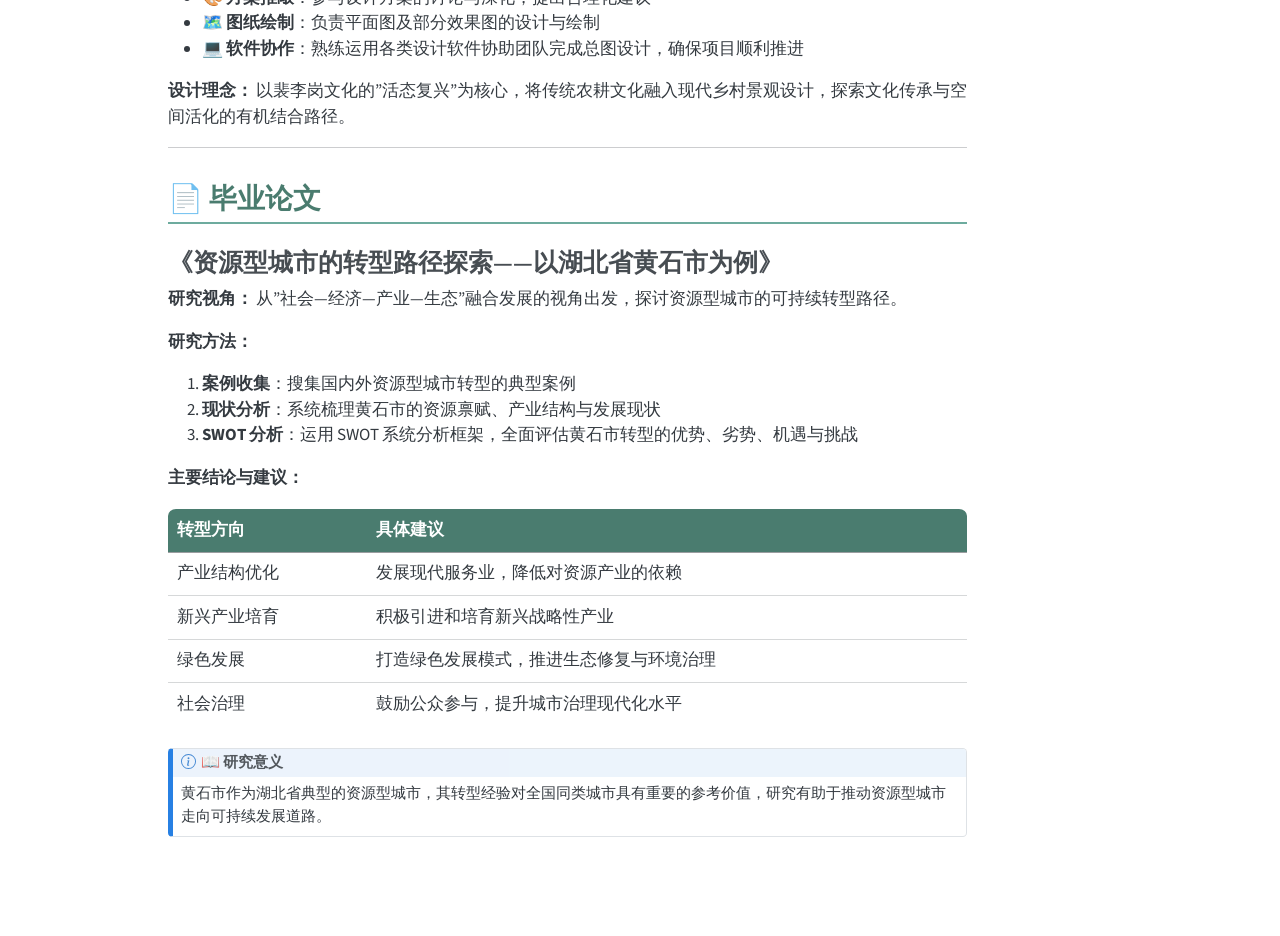
<file: education.html>
<!DOCTYPE html>
<html xmlns="http://www.w3.org/1999/xhtml" lang="en" xml:lang="en"><head>

<meta charset="utf-8">
<meta name="generator" content="quarto-1.9.33">

<meta name="viewport" content="width=device-width, initial-scale=1.0, user-scalable=yes">


<title>education – 杨丽萍 | Liping Yang</title>
<style>
/* Default styles provided by pandoc.
** See https://pandoc.org/MANUAL.html#variables-for-html for config info.
*/
code{white-space: pre-wrap;}
span.smallcaps{font-variant: small-caps;}
div.columns{display: flex; gap: min(4vw, 1.5em);}
div.column{flex: auto; overflow-x: auto;}
div.hanging-indent{margin-left: 1.5em; text-indent: -1.5em;}
ul.task-list{list-style: none;}
ul.task-list li input[type="checkbox"] {
  width: 0.8em;
  margin: 0 0.8em 0.2em -1em; /* quarto-specific, see https://github.com/quarto-dev/quarto-cli/issues/4556 */ 
  vertical-align: middle;
}
</style>


<script src="site_libs/quarto-nav/quarto-nav.js"></script>
<script src="site_libs/quarto-nav/headroom.min.js"></script>
<script src="site_libs/clipboard/clipboard.min.js"></script>
<script src="site_libs/quarto-search/autocomplete.umd.js"></script>
<script src="site_libs/quarto-search/fuse.min.js"></script>
<script src="site_libs/quarto-search/quarto-search.js"></script>
<meta name="quarto:offset" content="./">
<link href="./favicon.ico" rel="icon">
<script src="site_libs/quarto-html/quarto.js" type="module"></script>
<script src="site_libs/quarto-html/tabsets/tabsets.js" type="module"></script>
<script src="site_libs/quarto-html/popper.min.js"></script>
<script src="site_libs/quarto-html/tippy.umd.min.js"></script>
<script src="site_libs/quarto-html/anchor.min.js"></script>
<link href="site_libs/quarto-html/tippy.css" rel="stylesheet">
<link href="site_libs/quarto-html/quarto-syntax-highlighting-6d4e4c6c342646cac9792aff734a6985.css" rel="stylesheet" id="quarto-text-highlighting-styles">
<script src="site_libs/bootstrap/bootstrap.min.js"></script>
<link href="site_libs/bootstrap/bootstrap-icons.css" rel="stylesheet">
<link href="site_libs/bootstrap/bootstrap-a0f9fd0d421825b736dc1bbcbcba2219.min.css" rel="stylesheet" append-hash="true" id="quarto-bootstrap" data-mode="light">
<script id="quarto-search-options" type="application/json">{
  "location": "navbar",
  "copy-button": false,
  "collapse-after": 3,
  "panel-placement": "end",
  "type": "overlay",
  "limit": 50,
  "keyboard-shortcut": [
    "f",
    "/",
    "s"
  ],
  "show-item-context": false,
  "language": {
    "search-no-results-text": "No results",
    "search-matching-documents-text": "matching documents",
    "search-copy-link-title": "Copy link to search",
    "search-hide-matches-text": "Hide additional matches",
    "search-more-match-text": "more match in this document",
    "search-more-matches-text": "more matches in this document",
    "search-clear-button-title": "Clear",
    "search-text-placeholder": "",
    "search-detached-cancel-button-title": "Cancel",
    "search-submit-button-title": "Submit",
    "search-label": "Search"
  }
}</script>


<link rel="stylesheet" href="styles.css">
</head>

<body class="nav-fixed quarto-light">

<div id="quarto-search-results"></div>
  <header id="quarto-header" class="headroom fixed-top">
    <nav class="navbar navbar-expand-lg " data-bs-theme="dark">
      <div class="navbar-container container-fluid">
      <div class="navbar-brand-container mx-auto">
    <a class="navbar-brand" href="./index.html">
    <span class="navbar-title">杨丽萍 | Liping Yang</span>
    </a>
  </div>
            <div id="quarto-search" class="" title="Search"></div>
          <button class="navbar-toggler" type="button" data-bs-toggle="collapse" data-bs-target="#navbarCollapse" aria-controls="navbarCollapse" role="menu" aria-expanded="false" aria-label="Toggle navigation" onclick="if (window.quartoToggleHeadroom) { window.quartoToggleHeadroom(); }">
  <span class="navbar-toggler-icon"></span>
</button>
          <div class="collapse navbar-collapse" id="navbarCollapse">
            <ul class="navbar-nav navbar-nav-scroll me-auto">
  <li class="nav-item">
    <a class="nav-link" href="./index.html"> 
<span class="menu-text">🏠 首页</span></a>
  </li>  
  <li class="nav-item">
    <a class="nav-link" href="./about.html"> 
<span class="menu-text">👤 关于我</span></a>
  </li>  
  <li class="nav-item">
    <a class="nav-link active" href="./education.html" aria-current="page"> 
<span class="menu-text">🎓 教育背景</span></a>
  </li>  
  <li class="nav-item">
    <a class="nav-link" href="./skills.html"> 
<span class="menu-text">🛠️ 技能与经历</span></a>
  </li>  
  <li class="nav-item">
    <a class="nav-link" href="./quarto-notes.html"> 
<span class="menu-text">📝 Quarto学习</span></a>
  </li>  
</ul>
            <ul class="navbar-nav navbar-nav-scroll ms-auto">
  <li class="nav-item compact">
    <a class="nav-link" href="mailto:1345400113@qq.com"> <i class="bi bi-envelope" role="img">
</i> 
<span class="menu-text"></span></a>
  </li>  
  <li class="nav-item compact">
    <a class="nav-link" href="https://github.com/"> <i class="bi bi-github" role="img">
</i> 
<span class="menu-text"></span></a>
  </li>  
</ul>
          </div> <!-- /navcollapse -->
            <div class="quarto-navbar-tools">
</div>
      </div> <!-- /container-fluid -->
    </nav>
</header>
<!-- content -->
<div id="quarto-content" class="quarto-container page-columns page-rows-contents page-layout-article page-navbar">
<!-- sidebar -->
<!-- margin-sidebar -->
    <div id="quarto-margin-sidebar" class="sidebar margin-sidebar">
        <nav id="TOC" role="doc-toc" class="toc-active">
    <h2 id="toc-title">On this page</h2>
   
  <ul>
  <li><a href="#学历信息" id="toc-学历信息" class="nav-link active" data-scroll-target="#学历信息">🎓 学历信息</a>
  <ul class="collapse">
  <li><a href="#硕士阶段在读" id="toc-硕士阶段在读" class="nav-link" data-scroll-target="#硕士阶段在读">硕士阶段（在读）</a></li>
  <li><a href="#本科阶段2019.09-2023.06" id="toc-本科阶段2019.09-2023.06" class="nav-link" data-scroll-target="#本科阶段2019.09-2023.06">本科阶段：2019.09 — 2023.06</a></li>
  </ul></li>
  <li><a href="#资格证书" id="toc-资格证书" class="nav-link" data-scroll-target="#资格证书">📜 资格证书</a></li>
  <li><a href="#竞赛经历" id="toc-竞赛经历" class="nav-link" data-scroll-target="#竞赛经历">🏆 竞赛经历</a>
  <ul class="collapse">
  <li><a href="#第二届印迹乡村设计大赛" id="toc-第二届印迹乡村设计大赛" class="nav-link" data-scroll-target="#第二届印迹乡村设计大赛">第二届印迹乡村设计大赛</a></li>
  </ul></li>
  <li><a href="#毕业论文" id="toc-毕业论文" class="nav-link" data-scroll-target="#毕业论文">📄 毕业论文</a>
  <ul class="collapse">
  <li><a href="#资源型城市的转型路径探索以湖北省黄石市为例" id="toc-资源型城市的转型路径探索以湖北省黄石市为例" class="nav-link" data-scroll-target="#资源型城市的转型路径探索以湖北省黄石市为例">《资源型城市的转型路径探索——以湖北省黄石市为例》</a></li>
  </ul></li>
  </ul>
</nav>
    </div>
<!-- main -->
<main class="content" id="quarto-document-content">

<header id="title-block-header" class="quarto-title-block default">
<div class="quarto-title">
<h1 class="title">教育背景</h1>
</div>



<div class="quarto-title-meta">

    
  
    
  </div>
  


</header>


<section id="学历信息" class="level2">
<h2 class="anchored" data-anchor-id="学历信息">🎓 学历信息</h2>
<section id="硕士阶段在读" class="level3">
<h3 class="anchored" data-anchor-id="硕士阶段在读">硕士阶段（在读）</h3>
<div class="callout callout-style-simple callout-important no-icon">
<div class="callout-body d-flex">
<div class="callout-icon-container">
<i class="callout-icon no-icon"></i>
</div>
<div class="callout-body-container">
<p><strong>全日制硕士研究生在读</strong> | 城乡规划相关专业</p>
<p>目前正在攻读硕士学位，深入研究城乡规划领域的前沿问题。</p>
</div>
</div>
</div>
<hr>
</section>
<section id="本科阶段2019.09-2023.06" class="level3">
<h3 class="anchored" data-anchor-id="本科阶段2019.09-2023.06">本科阶段：2019.09 — 2023.06</h3>
<div class="callout callout-style-simple callout-note no-icon">
<div class="callout-body d-flex">
<div class="callout-icon-container">
<i class="callout-icon no-icon"></i>
</div>
<div class="callout-body-container">
<p><strong>河南农业大学</strong> | 城乡规划专业 | 工学学士</p>
</div>
</div>
</div>
<section id="主修课程" class="level4">
<h4 class="anchored" data-anchor-id="主修课程">📚 主修课程</h4>
<table class="caption-top table">
<thead>
<tr class="header">
<th>课程类别</th>
<th>课程名称</th>
</tr>
</thead>
<tbody>
<tr class="odd">
<td>生态与环境</td>
<td>城乡环境与生态学</td>
</tr>
<tr class="even">
<td>规划理论</td>
<td>区域分析与区域规划</td>
</tr>
<tr class="odd">
<td>调查方法</td>
<td>城市规划社会调查</td>
</tr>
<tr class="even">
<td>景观设计</td>
<td>城乡绿地系统规划</td>
</tr>
<tr class="odd">
<td>设计实践</td>
<td>城乡规划设计</td>
</tr>
<tr class="even">
<td>乡村规划</td>
<td>乡村规划设计</td>
</tr>
<tr class="odd">
<td>交通规划</td>
<td>城市道路与交通</td>
</tr>
</tbody>
</table>
<hr>
</section>
</section>
</section>
<section id="资格证书" class="level2">
<h2 class="anchored" data-anchor-id="资格证书">📜 资格证书</h2>
<div class="grid">
<section id="普通话水平测试" class="level3 g-col-12 g-col-md-6">
<h3 class="anchored" data-anchor-id="普通话水平测试">🗣️ 普通话水平测试</h3>
<p><strong>普通话二级甲等证书</strong></p>
<p>具备标准、流利的普通话表达能力，适用于教学、演讲及专业汇报场合。</p>
</section>
<section id="英语能力" class="level3 g-col-12 g-col-md-6">
<h3 class="anchored" data-anchor-id="英语能力">🌍 英语能力</h3>
<p><strong>英语四六级均已通过</strong></p>
<p>具有较强的英语听说读写能力，能够快速浏览英文期刊与专业书籍，为学术研究提供语言支持。</p>
</section>
</div>
<hr>
</section>
<section id="竞赛经历" class="level2">
<h2 class="anchored" data-anchor-id="竞赛经历">🏆 竞赛经历</h2>
<section id="第二届印迹乡村设计大赛" class="level3">
<h3 class="anchored" data-anchor-id="第二届印迹乡村设计大赛">第二届印迹乡村设计大赛</h3>
<div class="callout callout-style-default callout-tip callout-titled">
<div class="callout-header d-flex align-content-center">
<div class="callout-icon-container">
<i class="callout-icon"></i>
</div>
<div class="callout-title-container flex-fill">
Tip
</div>
</div>
<div class="callout-body-container callout-body">
<p><strong>作品名称</strong>：《活裴李·忆农耕——基于裴李岗文化活态复兴下的乡村景观设计》</p>
<p><strong>参赛身份</strong>：团队成员</p>
</div>
</div>
<p><strong>主要负责内容：</strong></p>
<ul>
<li>📊 <strong>现状分析</strong>：对裴李岗地区的自然、人文、历史资源进行系统梳理与分析</li>
<li>🎨 <strong>方案推敲</strong>：参与设计方案的讨论与深化，提出合理化建议</li>
<li>🗺️ <strong>图纸绘制</strong>：负责平面图及部分效果图的设计与绘制</li>
<li>💻 <strong>软件协作</strong>：熟练运用各类设计软件协助团队完成总图设计，确保项目顺利推进</li>
</ul>
<p><strong>设计理念：</strong> 以裴李岗文化的”活态复兴”为核心，将传统农耕文化融入现代乡村景观设计，探索文化传承与空间活化的有机结合路径。</p>
<hr>
</section>
</section>
<section id="毕业论文" class="level2">
<h2 class="anchored" data-anchor-id="毕业论文">📄 毕业论文</h2>
<section id="资源型城市的转型路径探索以湖北省黄石市为例" class="level3">
<h3 class="anchored" data-anchor-id="资源型城市的转型路径探索以湖北省黄石市为例">《资源型城市的转型路径探索——以湖北省黄石市为例》</h3>
<p><strong>研究视角：</strong> 从”社会—经济—产业—生态”融合发展的视角出发，探讨资源型城市的可持续转型路径。</p>
<p><strong>研究方法：</strong></p>
<ol type="1">
<li><strong>案例收集</strong>：搜集国内外资源型城市转型的典型案例</li>
<li><strong>现状分析</strong>：系统梳理黄石市的资源禀赋、产业结构与发展现状</li>
<li><strong>SWOT 分析</strong>：运用 SWOT 系统分析框架，全面评估黄石市转型的优势、劣势、机遇与挑战</li>
</ol>
<p><strong>主要结论与建议：</strong></p>
<table class="caption-top table">
<thead>
<tr class="header">
<th>转型方向</th>
<th>具体建议</th>
</tr>
</thead>
<tbody>
<tr class="odd">
<td>产业结构优化</td>
<td>发展现代服务业，降低对资源产业的依赖</td>
</tr>
<tr class="even">
<td>新兴产业培育</td>
<td>积极引进和培育新兴战略性产业</td>
</tr>
<tr class="odd">
<td>绿色发展</td>
<td>打造绿色发展模式，推进生态修复与环境治理</td>
</tr>
<tr class="even">
<td>社会治理</td>
<td>鼓励公众参与，提升城市治理现代化水平</td>
</tr>
</tbody>
</table>
<div class="callout callout-style-default callout-note callout-titled">
<div class="callout-header d-flex align-content-center">
<div class="callout-icon-container">
<i class="callout-icon"></i>
</div>
<div class="callout-title-container flex-fill">
<span class="screen-reader-only">Note</span>📖 研究意义
</div>
</div>
<div class="callout-body-container callout-body">
<p>黄石市作为湖北省典型的资源型城市，其转型经验对全国同类城市具有重要的参考价值，研究有助于推动资源型城市走向可持续发展道路。</p>
</div>
</div>


</section>
</section>

</main> <!-- /main -->
<script id="quarto-html-after-body" type="application/javascript">
  window.document.addEventListener("DOMContentLoaded", function (event) {
    const icon = "";
    const anchorJS = new window.AnchorJS();
    anchorJS.options = {
      placement: 'right',
      icon: icon
    };
    anchorJS.add('.anchored');
    const isCodeAnnotation = (el) => {
      for (const clz of el.classList) {
        if (clz.startsWith('code-annotation-')) {                     
          return true;
        }
      }
      return false;
    }
    const onCopySuccess = function(e) {
      // button target
      const button = e.trigger;
      // don't keep focus
      button.blur();
      // flash "checked"
      button.classList.add('code-copy-button-checked');
      var currentTitle = button.getAttribute("title");
      button.setAttribute("title", "Copied!");
      let tooltip;
      if (window.bootstrap) {
        button.setAttribute("data-bs-toggle", "tooltip");
        button.setAttribute("data-bs-placement", "left");
        button.setAttribute("data-bs-title", "Copied!");
        tooltip = new bootstrap.Tooltip(button, 
          { trigger: "manual", 
            customClass: "code-copy-button-tooltip",
            offset: [0, -8]});
        tooltip.show();    
      }
      setTimeout(function() {
        if (tooltip) {
          tooltip.hide();
          button.removeAttribute("data-bs-title");
          button.removeAttribute("data-bs-toggle");
          button.removeAttribute("data-bs-placement");
        }
        button.setAttribute("title", currentTitle);
        button.classList.remove('code-copy-button-checked');
      }, 1000);
      // clear code selection
      e.clearSelection();
    }
    const getTextToCopy = function(trigger) {
      const outerScaffold = trigger.parentElement.cloneNode(true);
      const codeEl = outerScaffold.querySelector('code');
      for (const childEl of codeEl.children) {
        if (isCodeAnnotation(childEl)) {
          childEl.remove();
        }
      }
      return codeEl.innerText;
    }
    const clipboard = new window.ClipboardJS('.code-copy-button:not([data-in-quarto-modal])', {
      text: getTextToCopy
    });
    clipboard.on('success', onCopySuccess);
    if (window.document.getElementById('quarto-embedded-source-code-modal')) {
      const clipboardModal = new window.ClipboardJS('.code-copy-button[data-in-quarto-modal]', {
        text: getTextToCopy,
        container: window.document.getElementById('quarto-embedded-source-code-modal')
      });
      clipboardModal.on('success', onCopySuccess);
    }
      var localhostRegex = new RegExp(/^(?:http|https):\/\/localhost\:?[0-9]*\//);
      var mailtoRegex = new RegExp(/^mailto:/);
        var filterRegex = new RegExp('/' + window.location.host + '/');
      var isInternal = (href) => {
          return filterRegex.test(href) || localhostRegex.test(href) || mailtoRegex.test(href);
      }
      // Inspect non-navigation links and adorn them if external
     var links = window.document.querySelectorAll('a[href]:not(.nav-link):not(.navbar-brand):not(.toc-action):not(.sidebar-link):not(.sidebar-item-toggle):not(.pagination-link):not(.no-external):not([aria-hidden]):not(.dropdown-item):not(.quarto-navigation-tool):not(.about-link)');
      for (var i=0; i<links.length; i++) {
        const link = links[i];
        if (!isInternal(link.href)) {
          // undo the damage that might have been done by quarto-nav.js in the case of
          // links that we want to consider external
          if (link.dataset.originalHref !== undefined) {
            link.href = link.dataset.originalHref;
          }
        }
      }
    function tippyHover(el, contentFn, onTriggerFn, onUntriggerFn) {
      const config = {
        allowHTML: true,
        maxWidth: 500,
        delay: 100,
        arrow: false,
        appendTo: function(el) {
            return el.parentElement;
        },
        interactive: true,
        interactiveBorder: 10,
        theme: 'quarto',
        placement: 'bottom-start',
      };
      if (contentFn) {
        config.content = contentFn;
      }
      if (onTriggerFn) {
        config.onTrigger = onTriggerFn;
      }
      if (onUntriggerFn) {
        config.onUntrigger = onUntriggerFn;
      }
      window.tippy(el, config); 
    }
    const noterefs = window.document.querySelectorAll('a[role="doc-noteref"]');
    for (var i=0; i<noterefs.length; i++) {
      const ref = noterefs[i];
      tippyHover(ref, function() {
        // use id or data attribute instead here
        let href = ref.getAttribute('data-footnote-href') || ref.getAttribute('href');
        try { href = new URL(href).hash; } catch {}
        const id = href.replace(/^#\/?/, "");
        const note = window.document.getElementById(id);
        if (note) {
          return note.innerHTML;
        } else {
          return "";
        }
      });
    }
    const xrefs = window.document.querySelectorAll('a.quarto-xref');
    const processXRef = (id, note) => {
      // Strip column container classes
      const stripColumnClz = (el) => {
        el.classList.remove("page-full", "page-columns");
        if (el.children) {
          for (const child of el.children) {
            stripColumnClz(child);
          }
        }
      }
      stripColumnClz(note)
      if (id === null || id.startsWith('sec-')) {
        // Special case sections, only their first couple elements
        const container = document.createElement("div");
        if (note.children && note.children.length > 2) {
          container.appendChild(note.children[0].cloneNode(true));
          for (let i = 1; i < note.children.length; i++) {
            const child = note.children[i];
            if (child.tagName === "P" && child.innerText === "") {
              continue;
            } else {
              container.appendChild(child.cloneNode(true));
              break;
            }
          }
          if (window.Quarto?.typesetMath) {
            window.Quarto.typesetMath(container);
          }
          return container.innerHTML
        } else {
          if (window.Quarto?.typesetMath) {
            window.Quarto.typesetMath(note);
          }
          return note.innerHTML;
        }
      } else {
        // Remove any anchor links if they are present
        const anchorLink = note.querySelector('a.anchorjs-link');
        if (anchorLink) {
          anchorLink.remove();
        }
        if (window.Quarto?.typesetMath) {
          window.Quarto.typesetMath(note);
        }
        if (note.classList.contains("callout")) {
          return note.outerHTML;
        } else {
          return note.innerHTML;
        }
      }
    }
    for (var i=0; i<xrefs.length; i++) {
      const xref = xrefs[i];
      tippyHover(xref, undefined, function(instance) {
        instance.disable();
        let url = xref.getAttribute('href');
        let hash = undefined; 
        if (url.startsWith('#')) {
          hash = url;
        } else {
          try { hash = new URL(url).hash; } catch {}
        }
        if (hash) {
          const id = hash.replace(/^#\/?/, "");
          const note = window.document.getElementById(id);
          if (note !== null) {
            try {
              const html = processXRef(id, note.cloneNode(true));
              instance.setContent(html);
            } finally {
              instance.enable();
              instance.show();
            }
          } else {
            // See if we can fetch this
            fetch(url.split('#')[0])
            .then(res => res.text())
            .then(html => {
              const parser = new DOMParser();
              const htmlDoc = parser.parseFromString(html, "text/html");
              const note = htmlDoc.getElementById(id);
              if (note !== null) {
                const html = processXRef(id, note);
                instance.setContent(html);
              } 
            }).finally(() => {
              instance.enable();
              instance.show();
            });
          }
        } else {
          // See if we can fetch a full url (with no hash to target)
          // This is a special case and we should probably do some content thinning / targeting
          fetch(url)
          .then(res => res.text())
          .then(html => {
            const parser = new DOMParser();
            const htmlDoc = parser.parseFromString(html, "text/html");
            const note = htmlDoc.querySelector('main.content');
            if (note !== null) {
              // This should only happen for chapter cross references
              // (since there is no id in the URL)
              // remove the first header
              if (note.children.length > 0 && note.children[0].tagName === "HEADER") {
                note.children[0].remove();
              }
              const html = processXRef(null, note);
              instance.setContent(html);
            } 
          }).finally(() => {
            instance.enable();
            instance.show();
          });
        }
      }, function(instance) {
      });
    }
        let selectedAnnoteEl;
        const selectorForAnnotation = ( cell, annotation) => {
          let cellAttr = 'data-code-cell="' + cell + '"';
          let lineAttr = 'data-code-annotation="' +  annotation + '"';
          const selector = 'span[' + cellAttr + '][' + lineAttr + ']';
          return selector;
        }
        const selectCodeLines = (annoteEl) => {
          const doc = window.document;
          const targetCell = annoteEl.getAttribute("data-target-cell");
          const targetAnnotation = annoteEl.getAttribute("data-target-annotation");
          const annoteSpan = window.document.querySelector(selectorForAnnotation(targetCell, targetAnnotation));
          const lines = annoteSpan.getAttribute("data-code-lines").split(",");
          const lineIds = lines.map((line) => {
            return targetCell + "-" + line;
          })
          let top = null;
          let height = null;
          let parent = null;
          if (lineIds.length > 0) {
              //compute the position of the single el (top and bottom and make a div)
              const el = window.document.getElementById(lineIds[0]);
              top = el.offsetTop;
              height = el.offsetHeight;
              parent = el.parentElement.parentElement;
            if (lineIds.length > 1) {
              const lastEl = window.document.getElementById(lineIds[lineIds.length - 1]);
              const bottom = lastEl.offsetTop + lastEl.offsetHeight;
              height = bottom - top;
            }
            if (top !== null && height !== null && parent !== null) {
              // cook up a div (if necessary) and position it 
              let div = window.document.getElementById("code-annotation-line-highlight");
              if (div === null) {
                div = window.document.createElement("div");
                div.setAttribute("id", "code-annotation-line-highlight");
                div.style.position = 'absolute';
                parent.appendChild(div);
              }
              div.style.top = top - 2 + "px";
              div.style.height = height + 4 + "px";
              div.style.left = 0;
              let gutterDiv = window.document.getElementById("code-annotation-line-highlight-gutter");
              if (gutterDiv === null) {
                gutterDiv = window.document.createElement("div");
                gutterDiv.setAttribute("id", "code-annotation-line-highlight-gutter");
                gutterDiv.style.position = 'absolute';
                const codeCell = window.document.getElementById(targetCell);
                const gutter = codeCell.querySelector('.code-annotation-gutter');
                gutter.appendChild(gutterDiv);
              }
              gutterDiv.style.top = top - 2 + "px";
              gutterDiv.style.height = height + 4 + "px";
            }
            selectedAnnoteEl = annoteEl;
          }
        };
        const unselectCodeLines = () => {
          const elementsIds = ["code-annotation-line-highlight", "code-annotation-line-highlight-gutter"];
          elementsIds.forEach((elId) => {
            const div = window.document.getElementById(elId);
            if (div) {
              div.remove();
            }
          });
          selectedAnnoteEl = undefined;
        };
          // Handle positioning of the toggle
      window.addEventListener(
        "resize",
        throttle(() => {
          elRect = undefined;
          if (selectedAnnoteEl) {
            selectCodeLines(selectedAnnoteEl);
          }
        }, 10)
      );
      function throttle(fn, ms) {
      let throttle = false;
      let timer;
        return (...args) => {
          if(!throttle) { // first call gets through
              fn.apply(this, args);
              throttle = true;
          } else { // all the others get throttled
              if(timer) clearTimeout(timer); // cancel #2
              timer = setTimeout(() => {
                fn.apply(this, args);
                timer = throttle = false;
              }, ms);
          }
        };
      }
        // Attach click handler to the DT
        const annoteDls = window.document.querySelectorAll('dt[data-target-cell]');
        for (const annoteDlNode of annoteDls) {
          annoteDlNode.addEventListener('click', (event) => {
            const clickedEl = event.target;
            if (clickedEl !== selectedAnnoteEl) {
              unselectCodeLines();
              const activeEl = window.document.querySelector('dt[data-target-cell].code-annotation-active');
              if (activeEl) {
                activeEl.classList.remove('code-annotation-active');
              }
              selectCodeLines(clickedEl);
              clickedEl.classList.add('code-annotation-active');
            } else {
              // Unselect the line
              unselectCodeLines();
              clickedEl.classList.remove('code-annotation-active');
            }
          });
        }
    const findCites = (el) => {
      const parentEl = el.parentElement;
      if (parentEl) {
        const cites = parentEl.dataset.cites;
        if (cites) {
          return {
            el,
            cites: cites.split(' ')
          };
        } else {
          return findCites(el.parentElement)
        }
      } else {
        return undefined;
      }
    };
    var bibliorefs = window.document.querySelectorAll('a[role="doc-biblioref"]');
    for (var i=0; i<bibliorefs.length; i++) {
      const ref = bibliorefs[i];
      const citeInfo = findCites(ref);
      if (citeInfo) {
        tippyHover(citeInfo.el, function() {
          var popup = window.document.createElement('div');
          citeInfo.cites.forEach(function(cite) {
            var citeDiv = window.document.createElement('div');
            citeDiv.classList.add('hanging-indent');
            citeDiv.classList.add('csl-entry');
            var biblioDiv = window.document.getElementById('ref-' + cite);
            if (biblioDiv) {
              citeDiv.innerHTML = biblioDiv.innerHTML;
            }
            popup.appendChild(citeDiv);
          });
          return popup.innerHTML;
        });
      }
    }
  });
  </script>
</div> <!-- /content -->




</body></html>
</file>
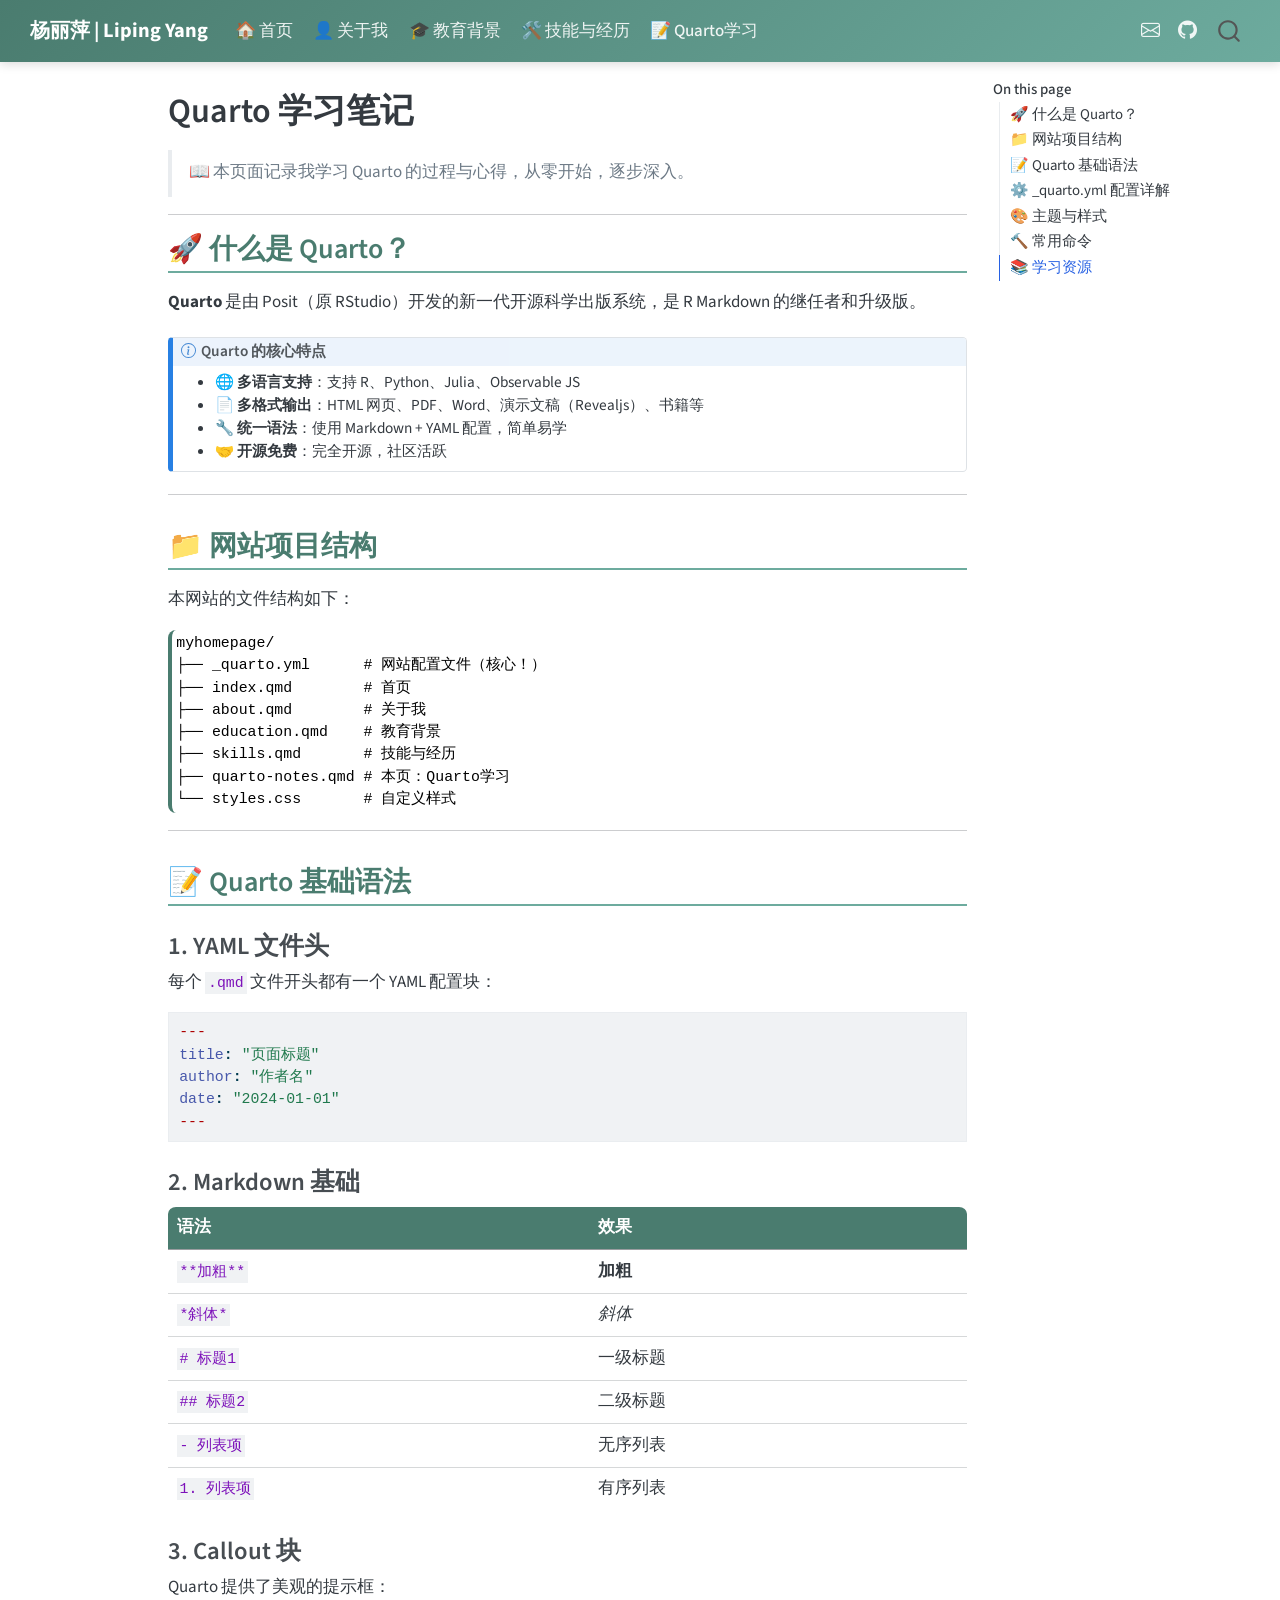
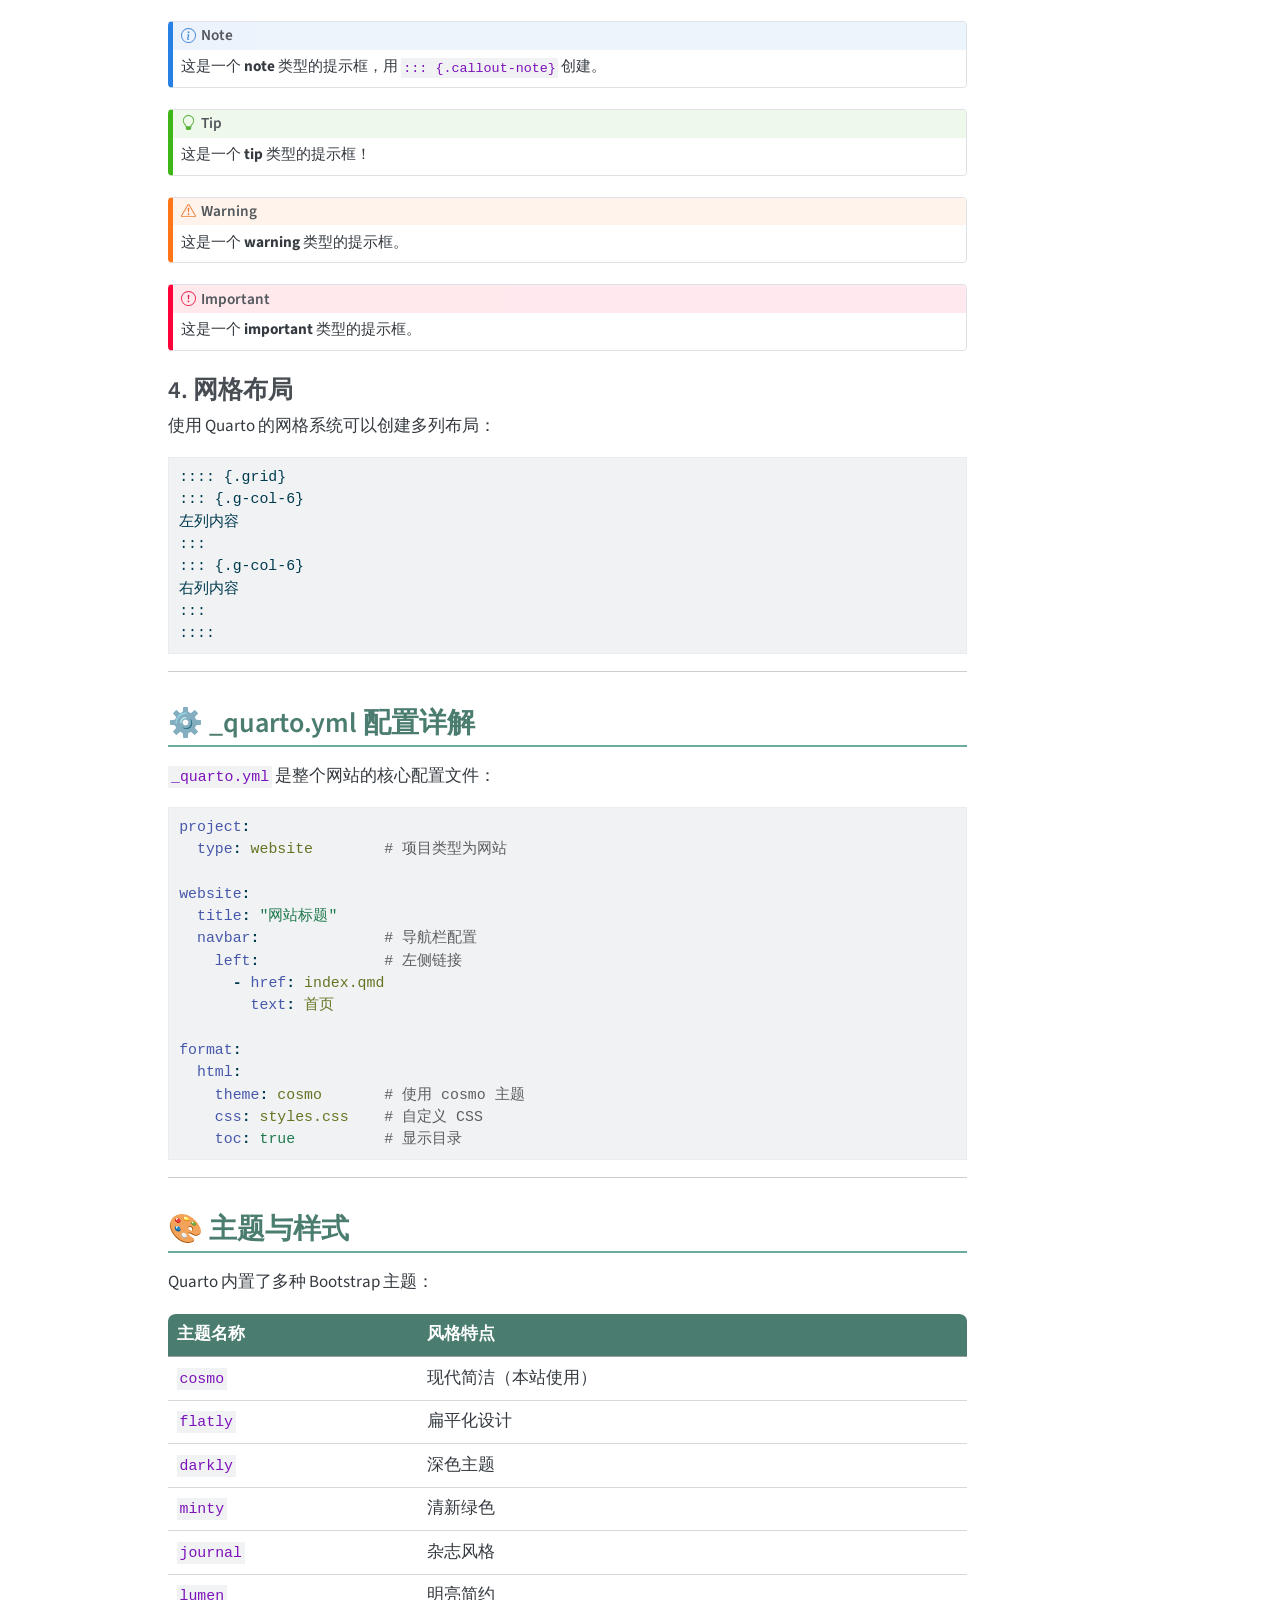
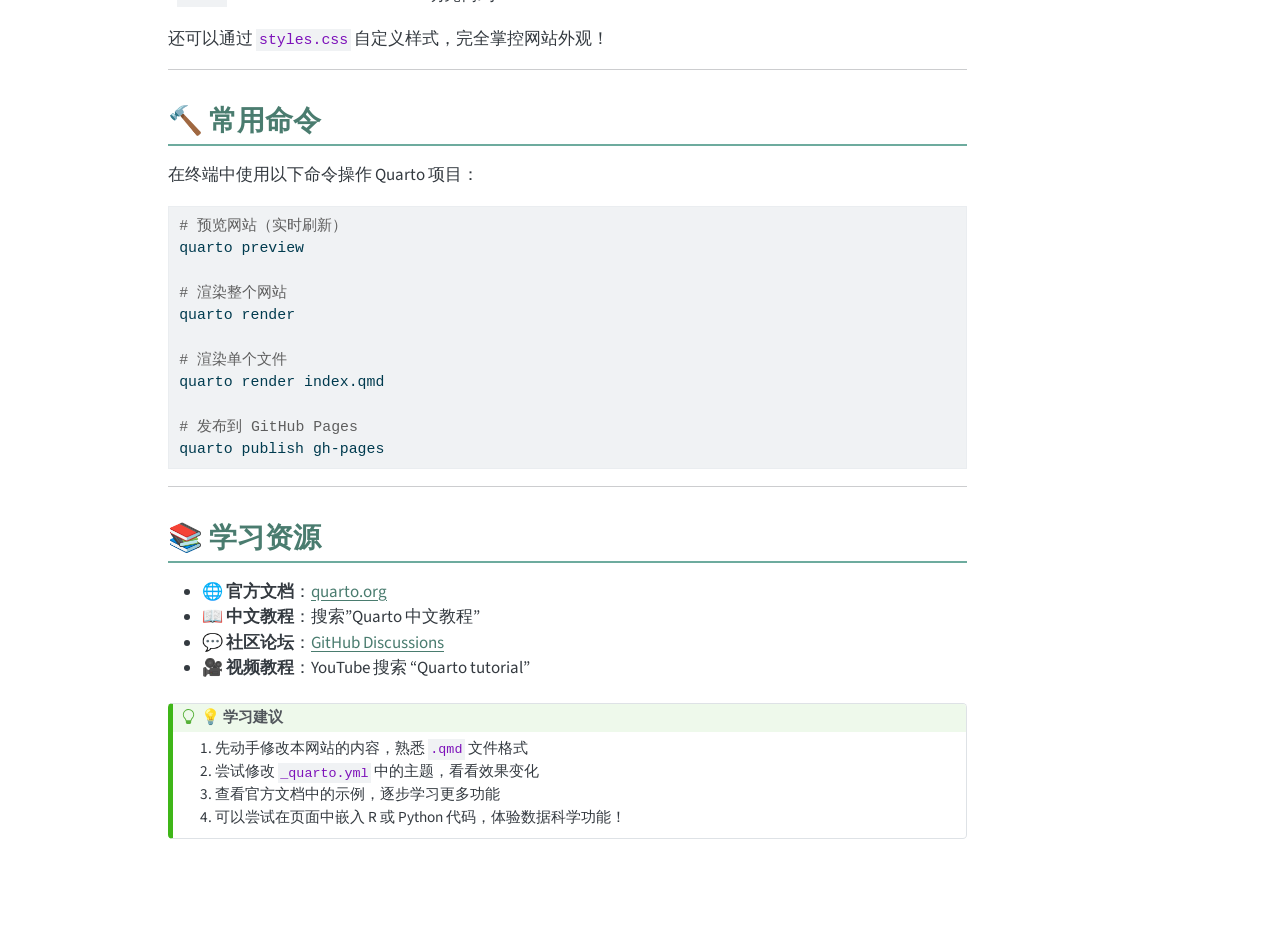
<file: quarto-notes.html>
<!DOCTYPE html>
<html xmlns="http://www.w3.org/1999/xhtml" lang="en" xml:lang="en"><head>

<meta charset="utf-8">
<meta name="generator" content="quarto-1.9.33">

<meta name="viewport" content="width=device-width, initial-scale=1.0, user-scalable=yes">


<title>quarto-notes – 杨丽萍 | Liping Yang</title>
<style>
/* Default styles provided by pandoc.
** See https://pandoc.org/MANUAL.html#variables-for-html for config info.
*/
code{white-space: pre-wrap;}
span.smallcaps{font-variant: small-caps;}
div.columns{display: flex; gap: min(4vw, 1.5em);}
div.column{flex: auto; overflow-x: auto;}
div.hanging-indent{margin-left: 1.5em; text-indent: -1.5em;}
ul.task-list{list-style: none;}
ul.task-list li input[type="checkbox"] {
  width: 0.8em;
  margin: 0 0.8em 0.2em -1em; /* quarto-specific, see https://github.com/quarto-dev/quarto-cli/issues/4556 */ 
  vertical-align: middle;
}
/* CSS for syntax highlighting */
html { -webkit-text-size-adjust: 100%; }
pre > code.sourceCode { white-space: pre; position: relative; }
pre > code.sourceCode > span { display: inline-block; line-height: 1.25; }
pre > code.sourceCode > span:empty { height: 1.2em; }
.sourceCode { overflow: visible; }
code.sourceCode > span { color: inherit; text-decoration: inherit; }
div.sourceCode { margin: 1em 0; }
pre.sourceCode { margin: 0; }
@media screen {
div.sourceCode { overflow: auto; }
}
@media print {
pre > code.sourceCode { white-space: pre-wrap; }
pre > code.sourceCode > span { text-indent: -5em; padding-left: 5em; }
}
pre.numberSource code
  { counter-reset: source-line 0; }
pre.numberSource code > span
  { position: relative; left: -4em; counter-increment: source-line; }
pre.numberSource code > span > a:first-child::before
  { content: counter(source-line);
    position: relative; left: -1em; text-align: right; vertical-align: baseline;
    border: none; display: inline-block;
    -webkit-touch-callout: none; -webkit-user-select: none;
    -khtml-user-select: none; -moz-user-select: none;
    -ms-user-select: none; user-select: none;
    padding: 0 4px; width: 4em;
  }
pre.numberSource { margin-left: 3em;  padding-left: 4px; }
div.sourceCode
  {   }
@media screen {
pre > code.sourceCode > span > a:first-child::before { text-decoration: underline; }
}
</style>


<script src="site_libs/quarto-nav/quarto-nav.js"></script>
<script src="site_libs/quarto-nav/headroom.min.js"></script>
<script src="site_libs/clipboard/clipboard.min.js"></script>
<script src="site_libs/quarto-search/autocomplete.umd.js"></script>
<script src="site_libs/quarto-search/fuse.min.js"></script>
<script src="site_libs/quarto-search/quarto-search.js"></script>
<meta name="quarto:offset" content="./">
<link href="./favicon.ico" rel="icon">
<script src="site_libs/quarto-html/quarto.js" type="module"></script>
<script src="site_libs/quarto-html/tabsets/tabsets.js" type="module"></script>
<script src="site_libs/quarto-html/popper.min.js"></script>
<script src="site_libs/quarto-html/tippy.umd.min.js"></script>
<script src="site_libs/quarto-html/anchor.min.js"></script>
<link href="site_libs/quarto-html/tippy.css" rel="stylesheet">
<link href="site_libs/quarto-html/quarto-syntax-highlighting-6d4e4c6c342646cac9792aff734a6985.css" rel="stylesheet" id="quarto-text-highlighting-styles">
<script src="site_libs/bootstrap/bootstrap.min.js"></script>
<link href="site_libs/bootstrap/bootstrap-icons.css" rel="stylesheet">
<link href="site_libs/bootstrap/bootstrap-a0f9fd0d421825b736dc1bbcbcba2219.min.css" rel="stylesheet" append-hash="true" id="quarto-bootstrap" data-mode="light">
<script id="quarto-search-options" type="application/json">{
  "location": "navbar",
  "copy-button": false,
  "collapse-after": 3,
  "panel-placement": "end",
  "type": "overlay",
  "limit": 50,
  "keyboard-shortcut": [
    "f",
    "/",
    "s"
  ],
  "show-item-context": false,
  "language": {
    "search-no-results-text": "No results",
    "search-matching-documents-text": "matching documents",
    "search-copy-link-title": "Copy link to search",
    "search-hide-matches-text": "Hide additional matches",
    "search-more-match-text": "more match in this document",
    "search-more-matches-text": "more matches in this document",
    "search-clear-button-title": "Clear",
    "search-text-placeholder": "",
    "search-detached-cancel-button-title": "Cancel",
    "search-submit-button-title": "Submit",
    "search-label": "Search"
  }
}</script>


<link rel="stylesheet" href="styles.css">
</head>

<body class="nav-fixed quarto-light">

<div id="quarto-search-results"></div>
  <header id="quarto-header" class="headroom fixed-top">
    <nav class="navbar navbar-expand-lg " data-bs-theme="dark">
      <div class="navbar-container container-fluid">
      <div class="navbar-brand-container mx-auto">
    <a class="navbar-brand" href="./index.html">
    <span class="navbar-title">杨丽萍 | Liping Yang</span>
    </a>
  </div>
            <div id="quarto-search" class="" title="Search"></div>
          <button class="navbar-toggler" type="button" data-bs-toggle="collapse" data-bs-target="#navbarCollapse" aria-controls="navbarCollapse" role="menu" aria-expanded="false" aria-label="Toggle navigation" onclick="if (window.quartoToggleHeadroom) { window.quartoToggleHeadroom(); }">
  <span class="navbar-toggler-icon"></span>
</button>
          <div class="collapse navbar-collapse" id="navbarCollapse">
            <ul class="navbar-nav navbar-nav-scroll me-auto">
  <li class="nav-item">
    <a class="nav-link" href="./index.html"> 
<span class="menu-text">🏠 首页</span></a>
  </li>  
  <li class="nav-item">
    <a class="nav-link" href="./about.html"> 
<span class="menu-text">👤 关于我</span></a>
  </li>  
  <li class="nav-item">
    <a class="nav-link" href="./education.html"> 
<span class="menu-text">🎓 教育背景</span></a>
  </li>  
  <li class="nav-item">
    <a class="nav-link" href="./skills.html"> 
<span class="menu-text">🛠️ 技能与经历</span></a>
  </li>  
  <li class="nav-item">
    <a class="nav-link active" href="./quarto-notes.html" aria-current="page"> 
<span class="menu-text">📝 Quarto学习</span></a>
  </li>  
</ul>
            <ul class="navbar-nav navbar-nav-scroll ms-auto">
  <li class="nav-item compact">
    <a class="nav-link" href="mailto:1345400113@qq.com"> <i class="bi bi-envelope" role="img">
</i> 
<span class="menu-text"></span></a>
  </li>  
  <li class="nav-item compact">
    <a class="nav-link" href="https://github.com/"> <i class="bi bi-github" role="img">
</i> 
<span class="menu-text"></span></a>
  </li>  
</ul>
          </div> <!-- /navcollapse -->
            <div class="quarto-navbar-tools">
</div>
      </div> <!-- /container-fluid -->
    </nav>
</header>
<!-- content -->
<div id="quarto-content" class="quarto-container page-columns page-rows-contents page-layout-article page-navbar">
<!-- sidebar -->
<!-- margin-sidebar -->
    <div id="quarto-margin-sidebar" class="sidebar margin-sidebar">
        <nav id="TOC" role="doc-toc" class="toc-active">
    <h2 id="toc-title">On this page</h2>
   
  <ul>
  <li><a href="#什么是-quarto" id="toc-什么是-quarto" class="nav-link active" data-scroll-target="#什么是-quarto">🚀 什么是 Quarto？</a></li>
  <li><a href="#网站项目结构" id="toc-网站项目结构" class="nav-link" data-scroll-target="#网站项目结构">📁 网站项目结构</a></li>
  <li><a href="#quarto-基础语法" id="toc-quarto-基础语法" class="nav-link" data-scroll-target="#quarto-基础语法">📝 Quarto 基础语法</a>
  <ul class="collapse">
  <li><a href="#yaml-文件头" id="toc-yaml-文件头" class="nav-link" data-scroll-target="#yaml-文件头">1. YAML 文件头</a></li>
  <li><a href="#markdown-基础" id="toc-markdown-基础" class="nav-link" data-scroll-target="#markdown-基础">2. Markdown 基础</a></li>
  <li><a href="#callout-块" id="toc-callout-块" class="nav-link" data-scroll-target="#callout-块">3. Callout 块</a></li>
  <li><a href="#网格布局" id="toc-网格布局" class="nav-link" data-scroll-target="#网格布局">4. 网格布局</a></li>
  </ul></li>
  <li><a href="#quarto.yml-配置详解" id="toc-quarto.yml-配置详解" class="nav-link" data-scroll-target="#quarto.yml-配置详解">⚙️ _quarto.yml 配置详解</a></li>
  <li><a href="#主题与样式" id="toc-主题与样式" class="nav-link" data-scroll-target="#主题与样式">🎨 主题与样式</a></li>
  <li><a href="#常用命令" id="toc-常用命令" class="nav-link" data-scroll-target="#常用命令">🔨 常用命令</a></li>
  <li><a href="#学习资源" id="toc-学习资源" class="nav-link" data-scroll-target="#学习资源">📚 学习资源</a></li>
  </ul>
</nav>
    </div>
<!-- main -->
<main class="content" id="quarto-document-content">

<header id="title-block-header" class="quarto-title-block default">
<div class="quarto-title">
<h1 class="title">Quarto 学习笔记</h1>
</div>



<div class="quarto-title-meta">

    
  
    
  </div>
  


</header>


<blockquote class="blockquote">
<p>📖 本页面记录我学习 Quarto 的过程与心得，从零开始，逐步深入。</p>
</blockquote>
<hr>
<section id="什么是-quarto" class="level2">
<h2 class="anchored" data-anchor-id="什么是-quarto">🚀 什么是 Quarto？</h2>
<p><strong>Quarto</strong> 是由 Posit（原 RStudio）开发的新一代开源科学出版系统，是 R Markdown 的继任者和升级版。</p>
<div class="callout callout-style-default callout-note callout-titled">
<div class="callout-header d-flex align-content-center">
<div class="callout-icon-container">
<i class="callout-icon"></i>
</div>
<div class="callout-title-container flex-fill">
<span class="screen-reader-only">Note</span>Quarto 的核心特点
</div>
</div>
<div class="callout-body-container callout-body">
<ul>
<li>🌐 <strong>多语言支持</strong>：支持 R、Python、Julia、Observable JS</li>
<li>📄 <strong>多格式输出</strong>：HTML 网页、PDF、Word、演示文稿（Revealjs）、书籍等</li>
<li>🔧 <strong>统一语法</strong>：使用 Markdown + YAML 配置，简单易学</li>
<li>🤝 <strong>开源免费</strong>：完全开源，社区活跃</li>
</ul>
</div>
</div>
<hr>
</section>
<section id="网站项目结构" class="level2">
<h2 class="anchored" data-anchor-id="网站项目结构">📁 网站项目结构</h2>
<p>本网站的文件结构如下：</p>
<pre><code>myhomepage/
├── _quarto.yml      # 网站配置文件（核心！）
├── index.qmd        # 首页
├── about.qmd        # 关于我
├── education.qmd    # 教育背景
├── skills.qmd       # 技能与经历
├── quarto-notes.qmd # 本页：Quarto学习
└── styles.css       # 自定义样式</code></pre>
<hr>
</section>
<section id="quarto-基础语法" class="level2">
<h2 class="anchored" data-anchor-id="quarto-基础语法">📝 Quarto 基础语法</h2>
<section id="yaml-文件头" class="level3">
<h3 class="anchored" data-anchor-id="yaml-文件头">1. YAML 文件头</h3>
<p>每个 <code>.qmd</code> 文件开头都有一个 YAML 配置块：</p>
<div class="code-copy-outer-scaffold"><div class="sourceCode" id="cb2"><pre class="sourceCode yaml code-with-copy"><code class="sourceCode yaml"><span id="cb2-1"><a href="#cb2-1" aria-hidden="true" tabindex="-1"></a><span class="pp">---</span></span>
<span id="cb2-2"><a href="#cb2-2" aria-hidden="true" tabindex="-1"></a><span class="fu">title</span><span class="kw">:</span><span class="at"> </span><span class="st">"页面标题"</span></span>
<span id="cb2-3"><a href="#cb2-3" aria-hidden="true" tabindex="-1"></a><span class="fu">author</span><span class="kw">:</span><span class="at"> </span><span class="st">"作者名"</span></span>
<span id="cb2-4"><a href="#cb2-4" aria-hidden="true" tabindex="-1"></a><span class="fu">date</span><span class="kw">:</span><span class="at"> </span><span class="st">"2024-01-01"</span></span>
<span id="cb2-5"><a href="#cb2-5" aria-hidden="true" tabindex="-1"></a><span class="pp">---</span></span></code></pre></div><button title="Copy to Clipboard" class="code-copy-button"><i class="bi"></i></button></div>
</section>
<section id="markdown-基础" class="level3">
<h3 class="anchored" data-anchor-id="markdown-基础">2. Markdown 基础</h3>
<table class="caption-top table">
<thead>
<tr class="header">
<th>语法</th>
<th>效果</th>
</tr>
</thead>
<tbody>
<tr class="odd">
<td><code>**加粗**</code></td>
<td><strong>加粗</strong></td>
</tr>
<tr class="even">
<td><code>*斜体*</code></td>
<td><em>斜体</em></td>
</tr>
<tr class="odd">
<td><code># 标题1</code></td>
<td>一级标题</td>
</tr>
<tr class="even">
<td><code>## 标题2</code></td>
<td>二级标题</td>
</tr>
<tr class="odd">
<td><code>- 列表项</code></td>
<td>无序列表</td>
</tr>
<tr class="even">
<td><code>1. 列表项</code></td>
<td>有序列表</td>
</tr>
</tbody>
</table>
</section>
<section id="callout-块" class="level3">
<h3 class="anchored" data-anchor-id="callout-块">3. Callout 块</h3>
<p>Quarto 提供了美观的提示框：</p>
<div class="callout callout-style-default callout-note callout-titled">
<div class="callout-header d-flex align-content-center">
<div class="callout-icon-container">
<i class="callout-icon"></i>
</div>
<div class="callout-title-container flex-fill">
Note
</div>
</div>
<div class="callout-body-container callout-body">
<p>这是一个 <strong>note</strong> 类型的提示框，用 <code>::: {.callout-note}</code> 创建。</p>
</div>
</div>
<div class="callout callout-style-default callout-tip callout-titled">
<div class="callout-header d-flex align-content-center">
<div class="callout-icon-container">
<i class="callout-icon"></i>
</div>
<div class="callout-title-container flex-fill">
Tip
</div>
</div>
<div class="callout-body-container callout-body">
<p>这是一个 <strong>tip</strong> 类型的提示框！</p>
</div>
</div>
<div class="callout callout-style-default callout-warning callout-titled">
<div class="callout-header d-flex align-content-center">
<div class="callout-icon-container">
<i class="callout-icon"></i>
</div>
<div class="callout-title-container flex-fill">
Warning
</div>
</div>
<div class="callout-body-container callout-body">
<p>这是一个 <strong>warning</strong> 类型的提示框。</p>
</div>
</div>
<div class="callout callout-style-default callout-important callout-titled">
<div class="callout-header d-flex align-content-center">
<div class="callout-icon-container">
<i class="callout-icon"></i>
</div>
<div class="callout-title-container flex-fill">
Important
</div>
</div>
<div class="callout-body-container callout-body">
<p>这是一个 <strong>important</strong> 类型的提示框。</p>
</div>
</div>
</section>
<section id="网格布局" class="level3">
<h3 class="anchored" data-anchor-id="网格布局">4. 网格布局</h3>
<p>使用 Quarto 的网格系统可以创建多列布局：</p>
<div class="code-copy-outer-scaffold"><div class="sourceCode" id="cb3"><pre class="sourceCode markdown code-with-copy"><code class="sourceCode markdown"><span id="cb3-1"><a href="#cb3-1" aria-hidden="true" tabindex="-1"></a>:::: {.grid}</span>
<span id="cb3-2"><a href="#cb3-2" aria-hidden="true" tabindex="-1"></a>::: {.g-col-6}</span>
<span id="cb3-3"><a href="#cb3-3" aria-hidden="true" tabindex="-1"></a>左列内容</span>
<span id="cb3-4"><a href="#cb3-4" aria-hidden="true" tabindex="-1"></a>:::</span>
<span id="cb3-5"><a href="#cb3-5" aria-hidden="true" tabindex="-1"></a>::: {.g-col-6}</span>
<span id="cb3-6"><a href="#cb3-6" aria-hidden="true" tabindex="-1"></a>右列内容</span>
<span id="cb3-7"><a href="#cb3-7" aria-hidden="true" tabindex="-1"></a>:::</span>
<span id="cb3-8"><a href="#cb3-8" aria-hidden="true" tabindex="-1"></a>::::</span></code></pre></div><button title="Copy to Clipboard" class="code-copy-button"><i class="bi"></i></button></div>
<hr>
</section>
</section>
<section id="quarto.yml-配置详解" class="level2">
<h2 class="anchored" data-anchor-id="quarto.yml-配置详解">⚙️ _quarto.yml 配置详解</h2>
<p><code>_quarto.yml</code> 是整个网站的核心配置文件：</p>
<div class="code-copy-outer-scaffold"><div class="sourceCode" id="cb4"><pre class="sourceCode yaml code-with-copy"><code class="sourceCode yaml"><span id="cb4-1"><a href="#cb4-1" aria-hidden="true" tabindex="-1"></a><span class="fu">project</span><span class="kw">:</span></span>
<span id="cb4-2"><a href="#cb4-2" aria-hidden="true" tabindex="-1"></a><span class="at">  </span><span class="fu">type</span><span class="kw">:</span><span class="at"> website</span><span class="co">        # 项目类型为网站</span></span>
<span id="cb4-3"><a href="#cb4-3" aria-hidden="true" tabindex="-1"></a></span>
<span id="cb4-4"><a href="#cb4-4" aria-hidden="true" tabindex="-1"></a><span class="fu">website</span><span class="kw">:</span></span>
<span id="cb4-5"><a href="#cb4-5" aria-hidden="true" tabindex="-1"></a><span class="at">  </span><span class="fu">title</span><span class="kw">:</span><span class="at"> </span><span class="st">"网站标题"</span></span>
<span id="cb4-6"><a href="#cb4-6" aria-hidden="true" tabindex="-1"></a><span class="at">  </span><span class="fu">navbar</span><span class="kw">:</span><span class="co">              # 导航栏配置</span></span>
<span id="cb4-7"><a href="#cb4-7" aria-hidden="true" tabindex="-1"></a><span class="at">    </span><span class="fu">left</span><span class="kw">:</span><span class="co">              # 左侧链接</span></span>
<span id="cb4-8"><a href="#cb4-8" aria-hidden="true" tabindex="-1"></a><span class="at">      </span><span class="kw">-</span><span class="at"> </span><span class="fu">href</span><span class="kw">:</span><span class="at"> index.qmd</span></span>
<span id="cb4-9"><a href="#cb4-9" aria-hidden="true" tabindex="-1"></a><span class="at">        </span><span class="fu">text</span><span class="kw">:</span><span class="at"> 首页</span></span>
<span id="cb4-10"><a href="#cb4-10" aria-hidden="true" tabindex="-1"></a></span>
<span id="cb4-11"><a href="#cb4-11" aria-hidden="true" tabindex="-1"></a><span class="fu">format</span><span class="kw">:</span></span>
<span id="cb4-12"><a href="#cb4-12" aria-hidden="true" tabindex="-1"></a><span class="at">  </span><span class="fu">html</span><span class="kw">:</span></span>
<span id="cb4-13"><a href="#cb4-13" aria-hidden="true" tabindex="-1"></a><span class="at">    </span><span class="fu">theme</span><span class="kw">:</span><span class="at"> cosmo</span><span class="co">       # 使用 cosmo 主题</span></span>
<span id="cb4-14"><a href="#cb4-14" aria-hidden="true" tabindex="-1"></a><span class="at">    </span><span class="fu">css</span><span class="kw">:</span><span class="at"> styles.css</span><span class="co">    # 自定义 CSS</span></span>
<span id="cb4-15"><a href="#cb4-15" aria-hidden="true" tabindex="-1"></a><span class="at">    </span><span class="fu">toc</span><span class="kw">:</span><span class="at"> </span><span class="ch">true</span><span class="co">          # 显示目录</span></span></code></pre></div><button title="Copy to Clipboard" class="code-copy-button"><i class="bi"></i></button></div>
<hr>
</section>
<section id="主题与样式" class="level2">
<h2 class="anchored" data-anchor-id="主题与样式">🎨 主题与样式</h2>
<p>Quarto 内置了多种 Bootstrap 主题：</p>
<table class="caption-top table">
<thead>
<tr class="header">
<th>主题名称</th>
<th>风格特点</th>
</tr>
</thead>
<tbody>
<tr class="odd">
<td><code>cosmo</code></td>
<td>现代简洁（本站使用）</td>
</tr>
<tr class="even">
<td><code>flatly</code></td>
<td>扁平化设计</td>
</tr>
<tr class="odd">
<td><code>darkly</code></td>
<td>深色主题</td>
</tr>
<tr class="even">
<td><code>minty</code></td>
<td>清新绿色</td>
</tr>
<tr class="odd">
<td><code>journal</code></td>
<td>杂志风格</td>
</tr>
<tr class="even">
<td><code>lumen</code></td>
<td>明亮简约</td>
</tr>
</tbody>
</table>
<p>还可以通过 <code>styles.css</code> 自定义样式，完全掌控网站外观！</p>
<hr>
</section>
<section id="常用命令" class="level2">
<h2 class="anchored" data-anchor-id="常用命令">🔨 常用命令</h2>
<p>在终端中使用以下命令操作 Quarto 项目：</p>
<div class="code-copy-outer-scaffold"><div class="sourceCode" id="cb5"><pre class="sourceCode bash code-with-copy"><code class="sourceCode bash"><span id="cb5-1"><a href="#cb5-1" aria-hidden="true" tabindex="-1"></a><span class="co"># 预览网站（实时刷新）</span></span>
<span id="cb5-2"><a href="#cb5-2" aria-hidden="true" tabindex="-1"></a><span class="ex">quarto</span> preview</span>
<span id="cb5-3"><a href="#cb5-3" aria-hidden="true" tabindex="-1"></a></span>
<span id="cb5-4"><a href="#cb5-4" aria-hidden="true" tabindex="-1"></a><span class="co"># 渲染整个网站</span></span>
<span id="cb5-5"><a href="#cb5-5" aria-hidden="true" tabindex="-1"></a><span class="ex">quarto</span> render</span>
<span id="cb5-6"><a href="#cb5-6" aria-hidden="true" tabindex="-1"></a></span>
<span id="cb5-7"><a href="#cb5-7" aria-hidden="true" tabindex="-1"></a><span class="co"># 渲染单个文件</span></span>
<span id="cb5-8"><a href="#cb5-8" aria-hidden="true" tabindex="-1"></a><span class="ex">quarto</span> render index.qmd</span>
<span id="cb5-9"><a href="#cb5-9" aria-hidden="true" tabindex="-1"></a></span>
<span id="cb5-10"><a href="#cb5-10" aria-hidden="true" tabindex="-1"></a><span class="co"># 发布到 GitHub Pages</span></span>
<span id="cb5-11"><a href="#cb5-11" aria-hidden="true" tabindex="-1"></a><span class="ex">quarto</span> publish gh-pages</span></code></pre></div><button title="Copy to Clipboard" class="code-copy-button"><i class="bi"></i></button></div>
<hr>
</section>
<section id="学习资源" class="level2">
<h2 class="anchored" data-anchor-id="学习资源">📚 学习资源</h2>
<ul>
<li>🌐 <strong>官方文档</strong>：<a href="https://quarto.org">quarto.org</a></li>
<li>📖 <strong>中文教程</strong>：搜索”Quarto 中文教程”</li>
<li>💬 <strong>社区论坛</strong>：<a href="https://github.com/quarto-dev/quarto-cli/discussions">GitHub Discussions</a></li>
<li>🎥 <strong>视频教程</strong>：YouTube 搜索 “Quarto tutorial”</li>
</ul>
<div class="callout callout-style-default callout-tip callout-titled">
<div class="callout-header d-flex align-content-center">
<div class="callout-icon-container">
<i class="callout-icon"></i>
</div>
<div class="callout-title-container flex-fill">
<span class="screen-reader-only">Tip</span>💡 学习建议
</div>
</div>
<div class="callout-body-container callout-body">
<ol type="1">
<li>先动手修改本网站的内容，熟悉 <code>.qmd</code> 文件格式</li>
<li>尝试修改 <code>_quarto.yml</code> 中的主题，看看效果变化</li>
<li>查看官方文档中的示例，逐步学习更多功能</li>
<li>可以尝试在页面中嵌入 R 或 Python 代码，体验数据科学功能！</li>
</ol>
</div>
</div>


</section>

</main> <!-- /main -->
<script id="quarto-html-after-body" type="application/javascript">
  window.document.addEventListener("DOMContentLoaded", function (event) {
    const icon = "";
    const anchorJS = new window.AnchorJS();
    anchorJS.options = {
      placement: 'right',
      icon: icon
    };
    anchorJS.add('.anchored');
    const isCodeAnnotation = (el) => {
      for (const clz of el.classList) {
        if (clz.startsWith('code-annotation-')) {                     
          return true;
        }
      }
      return false;
    }
    const onCopySuccess = function(e) {
      // button target
      const button = e.trigger;
      // don't keep focus
      button.blur();
      // flash "checked"
      button.classList.add('code-copy-button-checked');
      var currentTitle = button.getAttribute("title");
      button.setAttribute("title", "Copied!");
      let tooltip;
      if (window.bootstrap) {
        button.setAttribute("data-bs-toggle", "tooltip");
        button.setAttribute("data-bs-placement", "left");
        button.setAttribute("data-bs-title", "Copied!");
        tooltip = new bootstrap.Tooltip(button, 
          { trigger: "manual", 
            customClass: "code-copy-button-tooltip",
            offset: [0, -8]});
        tooltip.show();    
      }
      setTimeout(function() {
        if (tooltip) {
          tooltip.hide();
          button.removeAttribute("data-bs-title");
          button.removeAttribute("data-bs-toggle");
          button.removeAttribute("data-bs-placement");
        }
        button.setAttribute("title", currentTitle);
        button.classList.remove('code-copy-button-checked');
      }, 1000);
      // clear code selection
      e.clearSelection();
    }
    const getTextToCopy = function(trigger) {
      const outerScaffold = trigger.parentElement.cloneNode(true);
      const codeEl = outerScaffold.querySelector('code');
      for (const childEl of codeEl.children) {
        if (isCodeAnnotation(childEl)) {
          childEl.remove();
        }
      }
      return codeEl.innerText;
    }
    const clipboard = new window.ClipboardJS('.code-copy-button:not([data-in-quarto-modal])', {
      text: getTextToCopy
    });
    clipboard.on('success', onCopySuccess);
    if (window.document.getElementById('quarto-embedded-source-code-modal')) {
      const clipboardModal = new window.ClipboardJS('.code-copy-button[data-in-quarto-modal]', {
        text: getTextToCopy,
        container: window.document.getElementById('quarto-embedded-source-code-modal')
      });
      clipboardModal.on('success', onCopySuccess);
    }
      var localhostRegex = new RegExp(/^(?:http|https):\/\/localhost\:?[0-9]*\//);
      var mailtoRegex = new RegExp(/^mailto:/);
        var filterRegex = new RegExp('/' + window.location.host + '/');
      var isInternal = (href) => {
          return filterRegex.test(href) || localhostRegex.test(href) || mailtoRegex.test(href);
      }
      // Inspect non-navigation links and adorn them if external
     var links = window.document.querySelectorAll('a[href]:not(.nav-link):not(.navbar-brand):not(.toc-action):not(.sidebar-link):not(.sidebar-item-toggle):not(.pagination-link):not(.no-external):not([aria-hidden]):not(.dropdown-item):not(.quarto-navigation-tool):not(.about-link)');
      for (var i=0; i<links.length; i++) {
        const link = links[i];
        if (!isInternal(link.href)) {
          // undo the damage that might have been done by quarto-nav.js in the case of
          // links that we want to consider external
          if (link.dataset.originalHref !== undefined) {
            link.href = link.dataset.originalHref;
          }
        }
      }
    function tippyHover(el, contentFn, onTriggerFn, onUntriggerFn) {
      const config = {
        allowHTML: true,
        maxWidth: 500,
        delay: 100,
        arrow: false,
        appendTo: function(el) {
            return el.parentElement;
        },
        interactive: true,
        interactiveBorder: 10,
        theme: 'quarto',
        placement: 'bottom-start',
      };
      if (contentFn) {
        config.content = contentFn;
      }
      if (onTriggerFn) {
        config.onTrigger = onTriggerFn;
      }
      if (onUntriggerFn) {
        config.onUntrigger = onUntriggerFn;
      }
      window.tippy(el, config); 
    }
    const noterefs = window.document.querySelectorAll('a[role="doc-noteref"]');
    for (var i=0; i<noterefs.length; i++) {
      const ref = noterefs[i];
      tippyHover(ref, function() {
        // use id or data attribute instead here
        let href = ref.getAttribute('data-footnote-href') || ref.getAttribute('href');
        try { href = new URL(href).hash; } catch {}
        const id = href.replace(/^#\/?/, "");
        const note = window.document.getElementById(id);
        if (note) {
          return note.innerHTML;
        } else {
          return "";
        }
      });
    }
    const xrefs = window.document.querySelectorAll('a.quarto-xref');
    const processXRef = (id, note) => {
      // Strip column container classes
      const stripColumnClz = (el) => {
        el.classList.remove("page-full", "page-columns");
        if (el.children) {
          for (const child of el.children) {
            stripColumnClz(child);
          }
        }
      }
      stripColumnClz(note)
      if (id === null || id.startsWith('sec-')) {
        // Special case sections, only their first couple elements
        const container = document.createElement("div");
        if (note.children && note.children.length > 2) {
          container.appendChild(note.children[0].cloneNode(true));
          for (let i = 1; i < note.children.length; i++) {
            const child = note.children[i];
            if (child.tagName === "P" && child.innerText === "") {
              continue;
            } else {
              container.appendChild(child.cloneNode(true));
              break;
            }
          }
          if (window.Quarto?.typesetMath) {
            window.Quarto.typesetMath(container);
          }
          return container.innerHTML
        } else {
          if (window.Quarto?.typesetMath) {
            window.Quarto.typesetMath(note);
          }
          return note.innerHTML;
        }
      } else {
        // Remove any anchor links if they are present
        const anchorLink = note.querySelector('a.anchorjs-link');
        if (anchorLink) {
          anchorLink.remove();
        }
        if (window.Quarto?.typesetMath) {
          window.Quarto.typesetMath(note);
        }
        if (note.classList.contains("callout")) {
          return note.outerHTML;
        } else {
          return note.innerHTML;
        }
      }
    }
    for (var i=0; i<xrefs.length; i++) {
      const xref = xrefs[i];
      tippyHover(xref, undefined, function(instance) {
        instance.disable();
        let url = xref.getAttribute('href');
        let hash = undefined; 
        if (url.startsWith('#')) {
          hash = url;
        } else {
          try { hash = new URL(url).hash; } catch {}
        }
        if (hash) {
          const id = hash.replace(/^#\/?/, "");
          const note = window.document.getElementById(id);
          if (note !== null) {
            try {
              const html = processXRef(id, note.cloneNode(true));
              instance.setContent(html);
            } finally {
              instance.enable();
              instance.show();
            }
          } else {
            // See if we can fetch this
            fetch(url.split('#')[0])
            .then(res => res.text())
            .then(html => {
              const parser = new DOMParser();
              const htmlDoc = parser.parseFromString(html, "text/html");
              const note = htmlDoc.getElementById(id);
              if (note !== null) {
                const html = processXRef(id, note);
                instance.setContent(html);
              } 
            }).finally(() => {
              instance.enable();
              instance.show();
            });
          }
        } else {
          // See if we can fetch a full url (with no hash to target)
          // This is a special case and we should probably do some content thinning / targeting
          fetch(url)
          .then(res => res.text())
          .then(html => {
            const parser = new DOMParser();
            const htmlDoc = parser.parseFromString(html, "text/html");
            const note = htmlDoc.querySelector('main.content');
            if (note !== null) {
              // This should only happen for chapter cross references
              // (since there is no id in the URL)
              // remove the first header
              if (note.children.length > 0 && note.children[0].tagName === "HEADER") {
                note.children[0].remove();
              }
              const html = processXRef(null, note);
              instance.setContent(html);
            } 
          }).finally(() => {
            instance.enable();
            instance.show();
          });
        }
      }, function(instance) {
      });
    }
        let selectedAnnoteEl;
        const selectorForAnnotation = ( cell, annotation) => {
          let cellAttr = 'data-code-cell="' + cell + '"';
          let lineAttr = 'data-code-annotation="' +  annotation + '"';
          const selector = 'span[' + cellAttr + '][' + lineAttr + ']';
          return selector;
        }
        const selectCodeLines = (annoteEl) => {
          const doc = window.document;
          const targetCell = annoteEl.getAttribute("data-target-cell");
          const targetAnnotation = annoteEl.getAttribute("data-target-annotation");
          const annoteSpan = window.document.querySelector(selectorForAnnotation(targetCell, targetAnnotation));
          const lines = annoteSpan.getAttribute("data-code-lines").split(",");
          const lineIds = lines.map((line) => {
            return targetCell + "-" + line;
          })
          let top = null;
          let height = null;
          let parent = null;
          if (lineIds.length > 0) {
              //compute the position of the single el (top and bottom and make a div)
              const el = window.document.getElementById(lineIds[0]);
              top = el.offsetTop;
              height = el.offsetHeight;
              parent = el.parentElement.parentElement;
            if (lineIds.length > 1) {
              const lastEl = window.document.getElementById(lineIds[lineIds.length - 1]);
              const bottom = lastEl.offsetTop + lastEl.offsetHeight;
              height = bottom - top;
            }
            if (top !== null && height !== null && parent !== null) {
              // cook up a div (if necessary) and position it 
              let div = window.document.getElementById("code-annotation-line-highlight");
              if (div === null) {
                div = window.document.createElement("div");
                div.setAttribute("id", "code-annotation-line-highlight");
                div.style.position = 'absolute';
                parent.appendChild(div);
              }
              div.style.top = top - 2 + "px";
              div.style.height = height + 4 + "px";
              div.style.left = 0;
              let gutterDiv = window.document.getElementById("code-annotation-line-highlight-gutter");
              if (gutterDiv === null) {
                gutterDiv = window.document.createElement("div");
                gutterDiv.setAttribute("id", "code-annotation-line-highlight-gutter");
                gutterDiv.style.position = 'absolute';
                const codeCell = window.document.getElementById(targetCell);
                const gutter = codeCell.querySelector('.code-annotation-gutter');
                gutter.appendChild(gutterDiv);
              }
              gutterDiv.style.top = top - 2 + "px";
              gutterDiv.style.height = height + 4 + "px";
            }
            selectedAnnoteEl = annoteEl;
          }
        };
        const unselectCodeLines = () => {
          const elementsIds = ["code-annotation-line-highlight", "code-annotation-line-highlight-gutter"];
          elementsIds.forEach((elId) => {
            const div = window.document.getElementById(elId);
            if (div) {
              div.remove();
            }
          });
          selectedAnnoteEl = undefined;
        };
          // Handle positioning of the toggle
      window.addEventListener(
        "resize",
        throttle(() => {
          elRect = undefined;
          if (selectedAnnoteEl) {
            selectCodeLines(selectedAnnoteEl);
          }
        }, 10)
      );
      function throttle(fn, ms) {
      let throttle = false;
      let timer;
        return (...args) => {
          if(!throttle) { // first call gets through
              fn.apply(this, args);
              throttle = true;
          } else { // all the others get throttled
              if(timer) clearTimeout(timer); // cancel #2
              timer = setTimeout(() => {
                fn.apply(this, args);
                timer = throttle = false;
              }, ms);
          }
        };
      }
        // Attach click handler to the DT
        const annoteDls = window.document.querySelectorAll('dt[data-target-cell]');
        for (const annoteDlNode of annoteDls) {
          annoteDlNode.addEventListener('click', (event) => {
            const clickedEl = event.target;
            if (clickedEl !== selectedAnnoteEl) {
              unselectCodeLines();
              const activeEl = window.document.querySelector('dt[data-target-cell].code-annotation-active');
              if (activeEl) {
                activeEl.classList.remove('code-annotation-active');
              }
              selectCodeLines(clickedEl);
              clickedEl.classList.add('code-annotation-active');
            } else {
              // Unselect the line
              unselectCodeLines();
              clickedEl.classList.remove('code-annotation-active');
            }
          });
        }
    const findCites = (el) => {
      const parentEl = el.parentElement;
      if (parentEl) {
        const cites = parentEl.dataset.cites;
        if (cites) {
          return {
            el,
            cites: cites.split(' ')
          };
        } else {
          return findCites(el.parentElement)
        }
      } else {
        return undefined;
      }
    };
    var bibliorefs = window.document.querySelectorAll('a[role="doc-biblioref"]');
    for (var i=0; i<bibliorefs.length; i++) {
      const ref = bibliorefs[i];
      const citeInfo = findCites(ref);
      if (citeInfo) {
        tippyHover(citeInfo.el, function() {
          var popup = window.document.createElement('div');
          citeInfo.cites.forEach(function(cite) {
            var citeDiv = window.document.createElement('div');
            citeDiv.classList.add('hanging-indent');
            citeDiv.classList.add('csl-entry');
            var biblioDiv = window.document.getElementById('ref-' + cite);
            if (biblioDiv) {
              citeDiv.innerHTML = biblioDiv.innerHTML;
            }
            popup.appendChild(citeDiv);
          });
          return popup.innerHTML;
        });
      }
    }
  });
  </script>
</div> <!-- /content -->




</body></html>
</file>
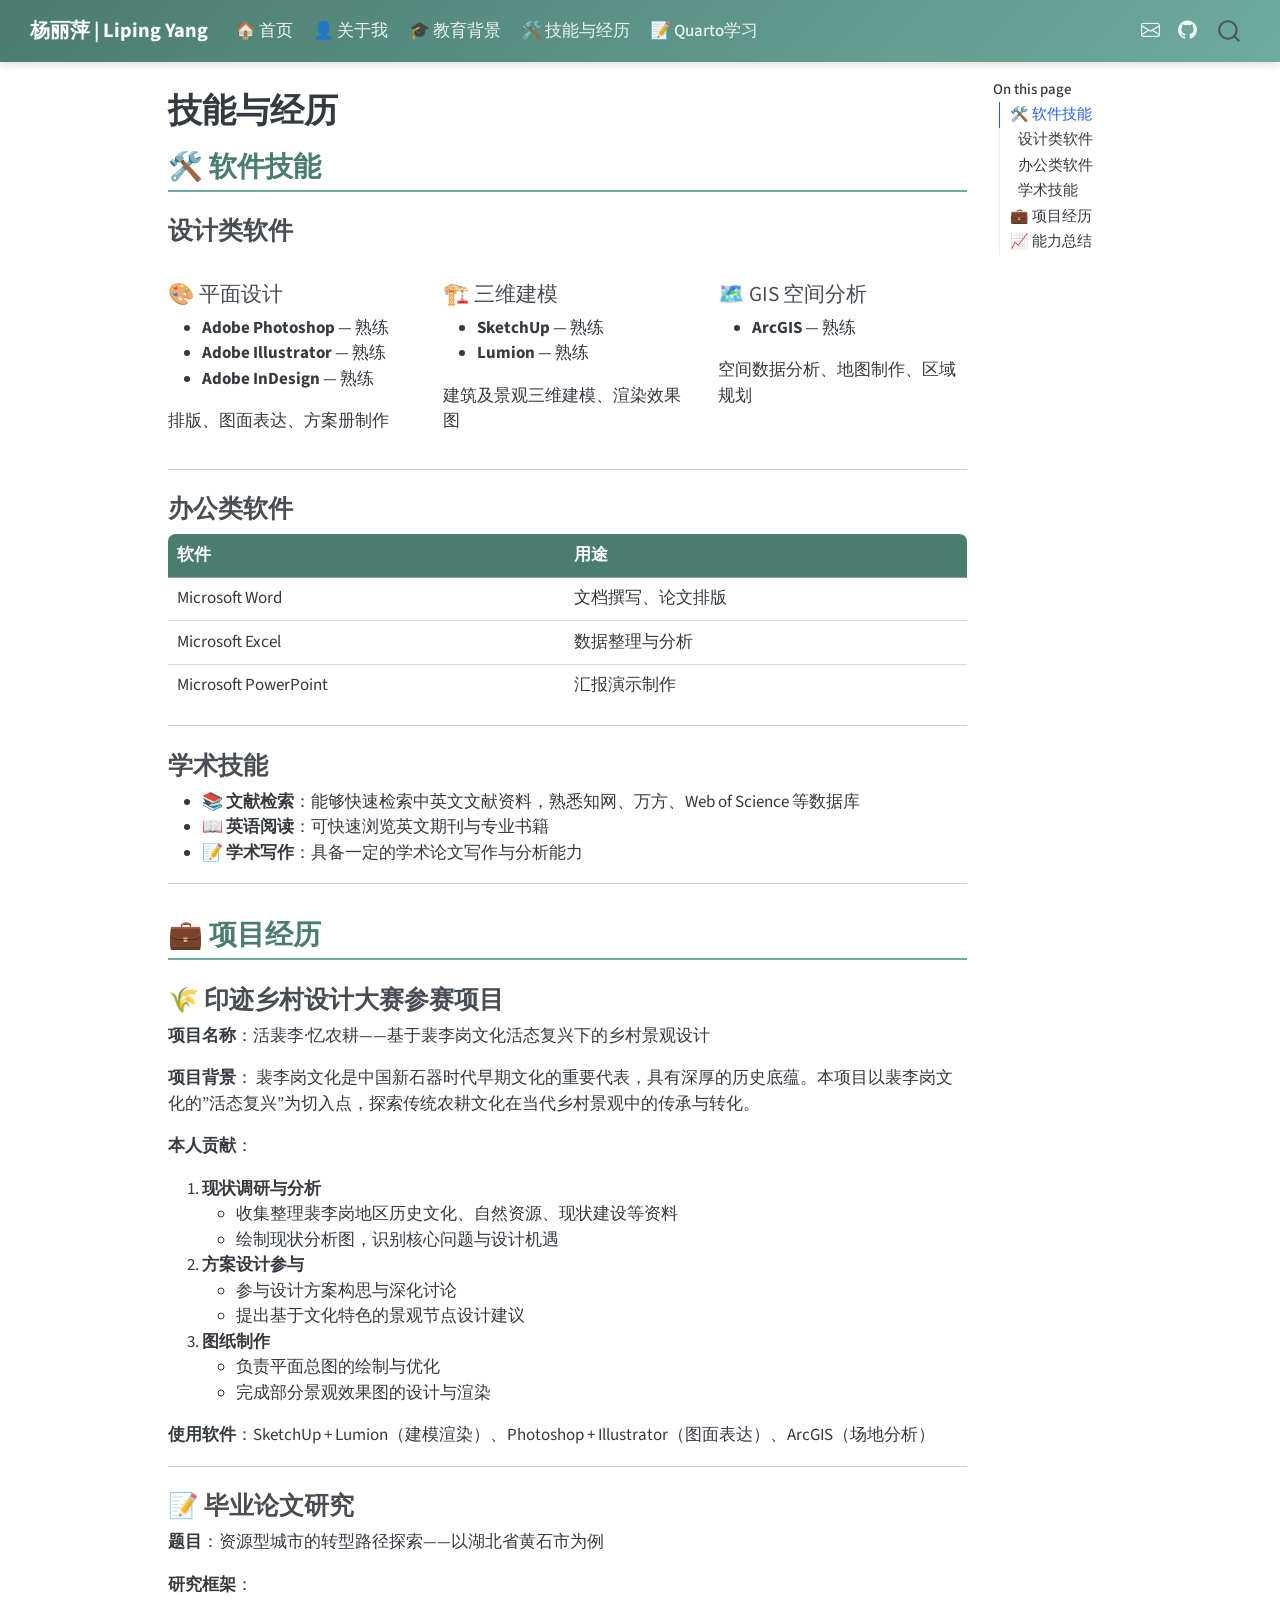
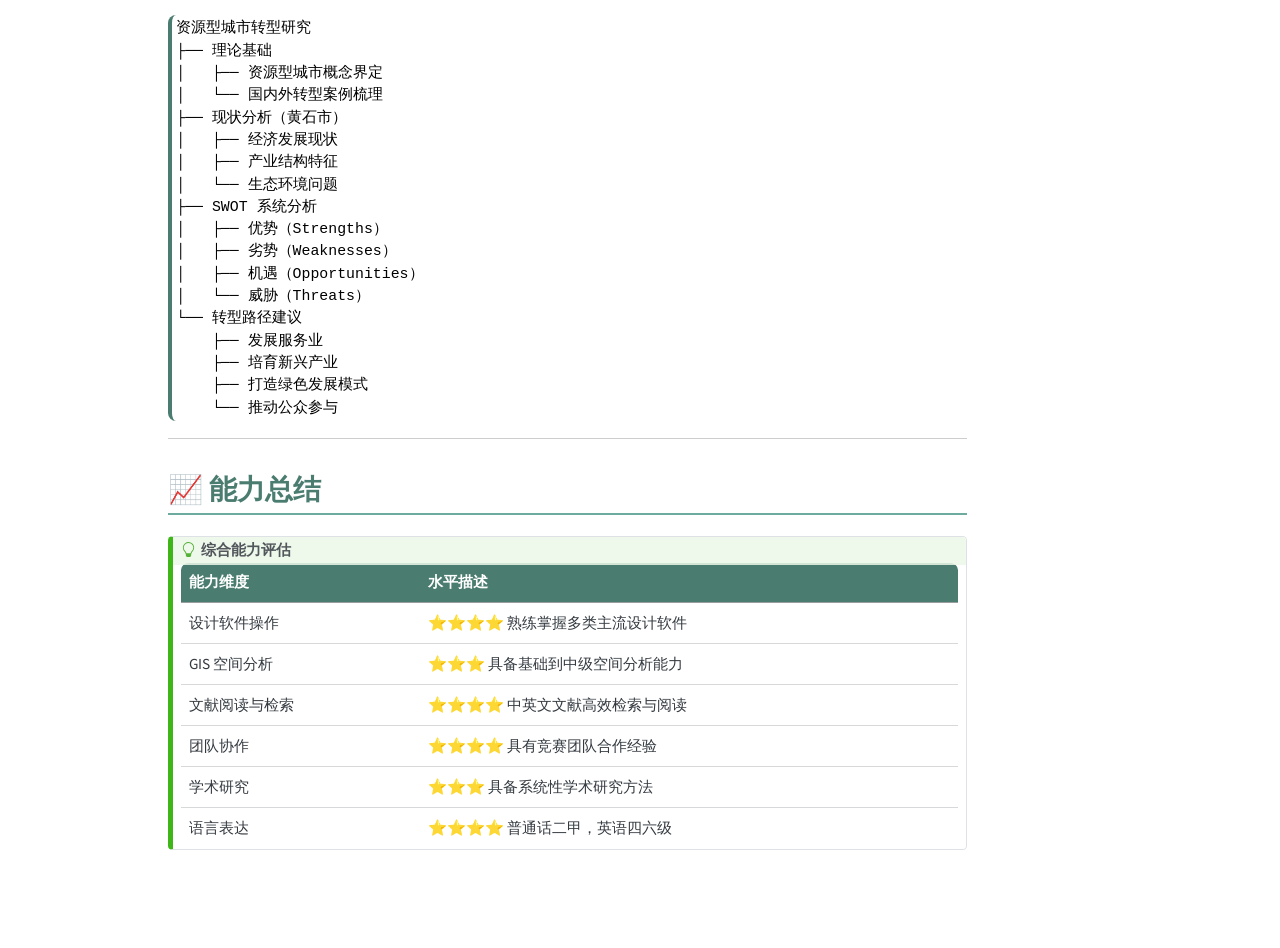
<file: skills.html>
<!DOCTYPE html>
<html xmlns="http://www.w3.org/1999/xhtml" lang="en" xml:lang="en"><head>

<meta charset="utf-8">
<meta name="generator" content="quarto-1.9.33">

<meta name="viewport" content="width=device-width, initial-scale=1.0, user-scalable=yes">


<title>skills – 杨丽萍 | Liping Yang</title>
<style>
/* Default styles provided by pandoc.
** See https://pandoc.org/MANUAL.html#variables-for-html for config info.
*/
code{white-space: pre-wrap;}
span.smallcaps{font-variant: small-caps;}
div.columns{display: flex; gap: min(4vw, 1.5em);}
div.column{flex: auto; overflow-x: auto;}
div.hanging-indent{margin-left: 1.5em; text-indent: -1.5em;}
ul.task-list{list-style: none;}
ul.task-list li input[type="checkbox"] {
  width: 0.8em;
  margin: 0 0.8em 0.2em -1em; /* quarto-specific, see https://github.com/quarto-dev/quarto-cli/issues/4556 */ 
  vertical-align: middle;
}
</style>


<script src="site_libs/quarto-nav/quarto-nav.js"></script>
<script src="site_libs/quarto-nav/headroom.min.js"></script>
<script src="site_libs/clipboard/clipboard.min.js"></script>
<script src="site_libs/quarto-search/autocomplete.umd.js"></script>
<script src="site_libs/quarto-search/fuse.min.js"></script>
<script src="site_libs/quarto-search/quarto-search.js"></script>
<meta name="quarto:offset" content="./">
<link href="./favicon.ico" rel="icon">
<script src="site_libs/quarto-html/quarto.js" type="module"></script>
<script src="site_libs/quarto-html/tabsets/tabsets.js" type="module"></script>
<script src="site_libs/quarto-html/popper.min.js"></script>
<script src="site_libs/quarto-html/tippy.umd.min.js"></script>
<script src="site_libs/quarto-html/anchor.min.js"></script>
<link href="site_libs/quarto-html/tippy.css" rel="stylesheet">
<link href="site_libs/quarto-html/quarto-syntax-highlighting-6d4e4c6c342646cac9792aff734a6985.css" rel="stylesheet" id="quarto-text-highlighting-styles">
<script src="site_libs/bootstrap/bootstrap.min.js"></script>
<link href="site_libs/bootstrap/bootstrap-icons.css" rel="stylesheet">
<link href="site_libs/bootstrap/bootstrap-a0f9fd0d421825b736dc1bbcbcba2219.min.css" rel="stylesheet" append-hash="true" id="quarto-bootstrap" data-mode="light">
<script id="quarto-search-options" type="application/json">{
  "location": "navbar",
  "copy-button": false,
  "collapse-after": 3,
  "panel-placement": "end",
  "type": "overlay",
  "limit": 50,
  "keyboard-shortcut": [
    "f",
    "/",
    "s"
  ],
  "show-item-context": false,
  "language": {
    "search-no-results-text": "No results",
    "search-matching-documents-text": "matching documents",
    "search-copy-link-title": "Copy link to search",
    "search-hide-matches-text": "Hide additional matches",
    "search-more-match-text": "more match in this document",
    "search-more-matches-text": "more matches in this document",
    "search-clear-button-title": "Clear",
    "search-text-placeholder": "",
    "search-detached-cancel-button-title": "Cancel",
    "search-submit-button-title": "Submit",
    "search-label": "Search"
  }
}</script>


<link rel="stylesheet" href="styles.css">
</head>

<body class="nav-fixed quarto-light">

<div id="quarto-search-results"></div>
  <header id="quarto-header" class="headroom fixed-top">
    <nav class="navbar navbar-expand-lg " data-bs-theme="dark">
      <div class="navbar-container container-fluid">
      <div class="navbar-brand-container mx-auto">
    <a class="navbar-brand" href="./index.html">
    <span class="navbar-title">杨丽萍 | Liping Yang</span>
    </a>
  </div>
            <div id="quarto-search" class="" title="Search"></div>
          <button class="navbar-toggler" type="button" data-bs-toggle="collapse" data-bs-target="#navbarCollapse" aria-controls="navbarCollapse" role="menu" aria-expanded="false" aria-label="Toggle navigation" onclick="if (window.quartoToggleHeadroom) { window.quartoToggleHeadroom(); }">
  <span class="navbar-toggler-icon"></span>
</button>
          <div class="collapse navbar-collapse" id="navbarCollapse">
            <ul class="navbar-nav navbar-nav-scroll me-auto">
  <li class="nav-item">
    <a class="nav-link" href="./index.html"> 
<span class="menu-text">🏠 首页</span></a>
  </li>  
  <li class="nav-item">
    <a class="nav-link" href="./about.html"> 
<span class="menu-text">👤 关于我</span></a>
  </li>  
  <li class="nav-item">
    <a class="nav-link" href="./education.html"> 
<span class="menu-text">🎓 教育背景</span></a>
  </li>  
  <li class="nav-item">
    <a class="nav-link active" href="./skills.html" aria-current="page"> 
<span class="menu-text">🛠️ 技能与经历</span></a>
  </li>  
  <li class="nav-item">
    <a class="nav-link" href="./quarto-notes.html"> 
<span class="menu-text">📝 Quarto学习</span></a>
  </li>  
</ul>
            <ul class="navbar-nav navbar-nav-scroll ms-auto">
  <li class="nav-item compact">
    <a class="nav-link" href="mailto:1345400113@qq.com"> <i class="bi bi-envelope" role="img">
</i> 
<span class="menu-text"></span></a>
  </li>  
  <li class="nav-item compact">
    <a class="nav-link" href="https://github.com/"> <i class="bi bi-github" role="img">
</i> 
<span class="menu-text"></span></a>
  </li>  
</ul>
          </div> <!-- /navcollapse -->
            <div class="quarto-navbar-tools">
</div>
      </div> <!-- /container-fluid -->
    </nav>
</header>
<!-- content -->
<div id="quarto-content" class="quarto-container page-columns page-rows-contents page-layout-article page-navbar">
<!-- sidebar -->
<!-- margin-sidebar -->
    <div id="quarto-margin-sidebar" class="sidebar margin-sidebar">
        <nav id="TOC" role="doc-toc" class="toc-active">
    <h2 id="toc-title">On this page</h2>
   
  <ul>
  <li><a href="#软件技能" id="toc-软件技能" class="nav-link active" data-scroll-target="#软件技能">🛠️ 软件技能</a>
  <ul class="collapse">
  <li><a href="#设计类软件" id="toc-设计类软件" class="nav-link" data-scroll-target="#设计类软件">设计类软件</a></li>
  <li><a href="#办公类软件" id="toc-办公类软件" class="nav-link" data-scroll-target="#办公类软件">办公类软件</a></li>
  <li><a href="#学术技能" id="toc-学术技能" class="nav-link" data-scroll-target="#学术技能">学术技能</a></li>
  </ul></li>
  <li><a href="#项目经历" id="toc-项目经历" class="nav-link" data-scroll-target="#项目经历">💼 项目经历</a>
  <ul class="collapse">
  <li><a href="#印迹乡村设计大赛参赛项目" id="toc-印迹乡村设计大赛参赛项目" class="nav-link" data-scroll-target="#印迹乡村设计大赛参赛项目">🌾 印迹乡村设计大赛参赛项目</a></li>
  <li><a href="#毕业论文研究" id="toc-毕业论文研究" class="nav-link" data-scroll-target="#毕业论文研究">📝 毕业论文研究</a></li>
  </ul></li>
  <li><a href="#能力总结" id="toc-能力总结" class="nav-link" data-scroll-target="#能力总结">📈 能力总结</a></li>
  </ul>
</nav>
    </div>
<!-- main -->
<main class="content" id="quarto-document-content">

<header id="title-block-header" class="quarto-title-block default">
<div class="quarto-title">
<h1 class="title">技能与经历</h1>
</div>



<div class="quarto-title-meta">

    
  
    
  </div>
  


</header>


<section id="软件技能" class="level2">
<h2 class="anchored" data-anchor-id="软件技能">🛠️ 软件技能</h2>
<section id="设计类软件" class="level3">
<h3 class="anchored" data-anchor-id="设计类软件">设计类软件</h3>
<div class="grid">
<section id="平面设计" class="level4 g-col-12 g-col-md-4">
<h4 class="anchored" data-anchor-id="平面设计">🎨 平面设计</h4>
<ul>
<li><strong>Adobe Photoshop</strong> — 熟练</li>
<li><strong>Adobe Illustrator</strong> — 熟练<br>
</li>
<li><strong>Adobe InDesign</strong> — 熟练</li>
</ul>
<p>排版、图面表达、方案册制作</p>
</section>
<section id="三维建模" class="level4 g-col-12 g-col-md-4">
<h4 class="anchored" data-anchor-id="三维建模">🏗️ 三维建模</h4>
<ul>
<li><strong>SketchUp</strong> — 熟练</li>
<li><strong>Lumion</strong> — 熟练</li>
</ul>
<p>建筑及景观三维建模、渲染效果图</p>
</section>
<section id="gis-空间分析" class="level4 g-col-12 g-col-md-4">
<h4 class="anchored" data-anchor-id="gis-空间分析">🗺️ GIS 空间分析</h4>
<ul>
<li><strong>ArcGIS</strong> — 熟练</li>
</ul>
<p>空间数据分析、地图制作、区域规划</p>
</section>
</div>
<hr>
</section>
<section id="办公类软件" class="level3">
<h3 class="anchored" data-anchor-id="办公类软件">办公类软件</h3>
<table class="caption-top table">
<thead>
<tr class="header">
<th>软件</th>
<th>用途</th>
</tr>
</thead>
<tbody>
<tr class="odd">
<td>Microsoft Word</td>
<td>文档撰写、论文排版</td>
</tr>
<tr class="even">
<td>Microsoft Excel</td>
<td>数据整理与分析</td>
</tr>
<tr class="odd">
<td>Microsoft PowerPoint</td>
<td>汇报演示制作</td>
</tr>
</tbody>
</table>
<hr>
</section>
<section id="学术技能" class="level3">
<h3 class="anchored" data-anchor-id="学术技能">学术技能</h3>
<ul>
<li>📚 <strong>文献检索</strong>：能够快速检索中英文文献资料，熟悉知网、万方、Web of Science 等数据库</li>
<li>📖 <strong>英语阅读</strong>：可快速浏览英文期刊与专业书籍</li>
<li>📝 <strong>学术写作</strong>：具备一定的学术论文写作与分析能力</li>
</ul>
<hr>
</section>
</section>
<section id="项目经历" class="level2">
<h2 class="anchored" data-anchor-id="项目经历">💼 项目经历</h2>
<section id="印迹乡村设计大赛参赛项目" class="level3">
<h3 class="anchored" data-anchor-id="印迹乡村设计大赛参赛项目">🌾 印迹乡村设计大赛参赛项目</h3>
<p><strong>项目名称</strong>：活裴李·忆农耕——基于裴李岗文化活态复兴下的乡村景观设计</p>
<p><strong>项目背景</strong>： 裴李岗文化是中国新石器时代早期文化的重要代表，具有深厚的历史底蕴。本项目以裴李岗文化的”活态复兴”为切入点，探索传统农耕文化在当代乡村景观中的传承与转化。</p>
<p><strong>本人贡献</strong>：</p>
<ol type="1">
<li><strong>现状调研与分析</strong>
<ul>
<li>收集整理裴李岗地区历史文化、自然资源、现状建设等资料</li>
<li>绘制现状分析图，识别核心问题与设计机遇</li>
</ul></li>
<li><strong>方案设计参与</strong>
<ul>
<li>参与设计方案构思与深化讨论</li>
<li>提出基于文化特色的景观节点设计建议</li>
</ul></li>
<li><strong>图纸制作</strong>
<ul>
<li>负责平面总图的绘制与优化</li>
<li>完成部分景观效果图的设计与渲染</li>
</ul></li>
</ol>
<p><strong>使用软件</strong>：SketchUp + Lumion（建模渲染）、Photoshop + Illustrator（图面表达）、ArcGIS（场地分析）</p>
<hr>
</section>
<section id="毕业论文研究" class="level3">
<h3 class="anchored" data-anchor-id="毕业论文研究">📝 毕业论文研究</h3>
<p><strong>题目</strong>：资源型城市的转型路径探索——以湖北省黄石市为例</p>
<p><strong>研究框架</strong>：</p>
<pre><code>资源型城市转型研究
├── 理论基础
│   ├── 资源型城市概念界定
│   └── 国内外转型案例梳理
├── 现状分析（黄石市）
│   ├── 经济发展现状
│   ├── 产业结构特征
│   └── 生态环境问题
├── SWOT 系统分析
│   ├── 优势（Strengths）
│   ├── 劣势（Weaknesses）
│   ├── 机遇（Opportunities）
│   └── 威胁（Threats）
└── 转型路径建议
    ├── 发展服务业
    ├── 培育新兴产业
    ├── 打造绿色发展模式
    └── 推动公众参与</code></pre>
<hr>
</section>
</section>
<section id="能力总结" class="level2">
<h2 class="anchored" data-anchor-id="能力总结">📈 能力总结</h2>
<div class="callout callout-style-default callout-tip callout-titled">
<div class="callout-header d-flex align-content-center">
<div class="callout-icon-container">
<i class="callout-icon"></i>
</div>
<div class="callout-title-container flex-fill">
<span class="screen-reader-only">Tip</span>综合能力评估
</div>
</div>
<div class="callout-body-container callout-body">
<table class="caption-top table">
<thead>
<tr class="header">
<th>能力维度</th>
<th>水平描述</th>
</tr>
</thead>
<tbody>
<tr class="odd">
<td>设计软件操作</td>
<td>⭐⭐⭐⭐ 熟练掌握多类主流设计软件</td>
</tr>
<tr class="even">
<td>GIS 空间分析</td>
<td>⭐⭐⭐ 具备基础到中级空间分析能力</td>
</tr>
<tr class="odd">
<td>文献阅读与检索</td>
<td>⭐⭐⭐⭐ 中英文文献高效检索与阅读</td>
</tr>
<tr class="even">
<td>团队协作</td>
<td>⭐⭐⭐⭐ 具有竞赛团队合作经验</td>
</tr>
<tr class="odd">
<td>学术研究</td>
<td>⭐⭐⭐ 具备系统性学术研究方法</td>
</tr>
<tr class="even">
<td>语言表达</td>
<td>⭐⭐⭐⭐ 普通话二甲，英语四六级</td>
</tr>
</tbody>
</table>
</div>
</div>


</section>

</main> <!-- /main -->
<script id="quarto-html-after-body" type="application/javascript">
  window.document.addEventListener("DOMContentLoaded", function (event) {
    const icon = "";
    const anchorJS = new window.AnchorJS();
    anchorJS.options = {
      placement: 'right',
      icon: icon
    };
    anchorJS.add('.anchored');
    const isCodeAnnotation = (el) => {
      for (const clz of el.classList) {
        if (clz.startsWith('code-annotation-')) {                     
          return true;
        }
      }
      return false;
    }
    const onCopySuccess = function(e) {
      // button target
      const button = e.trigger;
      // don't keep focus
      button.blur();
      // flash "checked"
      button.classList.add('code-copy-button-checked');
      var currentTitle = button.getAttribute("title");
      button.setAttribute("title", "Copied!");
      let tooltip;
      if (window.bootstrap) {
        button.setAttribute("data-bs-toggle", "tooltip");
        button.setAttribute("data-bs-placement", "left");
        button.setAttribute("data-bs-title", "Copied!");
        tooltip = new bootstrap.Tooltip(button, 
          { trigger: "manual", 
            customClass: "code-copy-button-tooltip",
            offset: [0, -8]});
        tooltip.show();    
      }
      setTimeout(function() {
        if (tooltip) {
          tooltip.hide();
          button.removeAttribute("data-bs-title");
          button.removeAttribute("data-bs-toggle");
          button.removeAttribute("data-bs-placement");
        }
        button.setAttribute("title", currentTitle);
        button.classList.remove('code-copy-button-checked');
      }, 1000);
      // clear code selection
      e.clearSelection();
    }
    const getTextToCopy = function(trigger) {
      const outerScaffold = trigger.parentElement.cloneNode(true);
      const codeEl = outerScaffold.querySelector('code');
      for (const childEl of codeEl.children) {
        if (isCodeAnnotation(childEl)) {
          childEl.remove();
        }
      }
      return codeEl.innerText;
    }
    const clipboard = new window.ClipboardJS('.code-copy-button:not([data-in-quarto-modal])', {
      text: getTextToCopy
    });
    clipboard.on('success', onCopySuccess);
    if (window.document.getElementById('quarto-embedded-source-code-modal')) {
      const clipboardModal = new window.ClipboardJS('.code-copy-button[data-in-quarto-modal]', {
        text: getTextToCopy,
        container: window.document.getElementById('quarto-embedded-source-code-modal')
      });
      clipboardModal.on('success', onCopySuccess);
    }
      var localhostRegex = new RegExp(/^(?:http|https):\/\/localhost\:?[0-9]*\//);
      var mailtoRegex = new RegExp(/^mailto:/);
        var filterRegex = new RegExp('/' + window.location.host + '/');
      var isInternal = (href) => {
          return filterRegex.test(href) || localhostRegex.test(href) || mailtoRegex.test(href);
      }
      // Inspect non-navigation links and adorn them if external
     var links = window.document.querySelectorAll('a[href]:not(.nav-link):not(.navbar-brand):not(.toc-action):not(.sidebar-link):not(.sidebar-item-toggle):not(.pagination-link):not(.no-external):not([aria-hidden]):not(.dropdown-item):not(.quarto-navigation-tool):not(.about-link)');
      for (var i=0; i<links.length; i++) {
        const link = links[i];
        if (!isInternal(link.href)) {
          // undo the damage that might have been done by quarto-nav.js in the case of
          // links that we want to consider external
          if (link.dataset.originalHref !== undefined) {
            link.href = link.dataset.originalHref;
          }
        }
      }
    function tippyHover(el, contentFn, onTriggerFn, onUntriggerFn) {
      const config = {
        allowHTML: true,
        maxWidth: 500,
        delay: 100,
        arrow: false,
        appendTo: function(el) {
            return el.parentElement;
        },
        interactive: true,
        interactiveBorder: 10,
        theme: 'quarto',
        placement: 'bottom-start',
      };
      if (contentFn) {
        config.content = contentFn;
      }
      if (onTriggerFn) {
        config.onTrigger = onTriggerFn;
      }
      if (onUntriggerFn) {
        config.onUntrigger = onUntriggerFn;
      }
      window.tippy(el, config); 
    }
    const noterefs = window.document.querySelectorAll('a[role="doc-noteref"]');
    for (var i=0; i<noterefs.length; i++) {
      const ref = noterefs[i];
      tippyHover(ref, function() {
        // use id or data attribute instead here
        let href = ref.getAttribute('data-footnote-href') || ref.getAttribute('href');
        try { href = new URL(href).hash; } catch {}
        const id = href.replace(/^#\/?/, "");
        const note = window.document.getElementById(id);
        if (note) {
          return note.innerHTML;
        } else {
          return "";
        }
      });
    }
    const xrefs = window.document.querySelectorAll('a.quarto-xref');
    const processXRef = (id, note) => {
      // Strip column container classes
      const stripColumnClz = (el) => {
        el.classList.remove("page-full", "page-columns");
        if (el.children) {
          for (const child of el.children) {
            stripColumnClz(child);
          }
        }
      }
      stripColumnClz(note)
      if (id === null || id.startsWith('sec-')) {
        // Special case sections, only their first couple elements
        const container = document.createElement("div");
        if (note.children && note.children.length > 2) {
          container.appendChild(note.children[0].cloneNode(true));
          for (let i = 1; i < note.children.length; i++) {
            const child = note.children[i];
            if (child.tagName === "P" && child.innerText === "") {
              continue;
            } else {
              container.appendChild(child.cloneNode(true));
              break;
            }
          }
          if (window.Quarto?.typesetMath) {
            window.Quarto.typesetMath(container);
          }
          return container.innerHTML
        } else {
          if (window.Quarto?.typesetMath) {
            window.Quarto.typesetMath(note);
          }
          return note.innerHTML;
        }
      } else {
        // Remove any anchor links if they are present
        const anchorLink = note.querySelector('a.anchorjs-link');
        if (anchorLink) {
          anchorLink.remove();
        }
        if (window.Quarto?.typesetMath) {
          window.Quarto.typesetMath(note);
        }
        if (note.classList.contains("callout")) {
          return note.outerHTML;
        } else {
          return note.innerHTML;
        }
      }
    }
    for (var i=0; i<xrefs.length; i++) {
      const xref = xrefs[i];
      tippyHover(xref, undefined, function(instance) {
        instance.disable();
        let url = xref.getAttribute('href');
        let hash = undefined; 
        if (url.startsWith('#')) {
          hash = url;
        } else {
          try { hash = new URL(url).hash; } catch {}
        }
        if (hash) {
          const id = hash.replace(/^#\/?/, "");
          const note = window.document.getElementById(id);
          if (note !== null) {
            try {
              const html = processXRef(id, note.cloneNode(true));
              instance.setContent(html);
            } finally {
              instance.enable();
              instance.show();
            }
          } else {
            // See if we can fetch this
            fetch(url.split('#')[0])
            .then(res => res.text())
            .then(html => {
              const parser = new DOMParser();
              const htmlDoc = parser.parseFromString(html, "text/html");
              const note = htmlDoc.getElementById(id);
              if (note !== null) {
                const html = processXRef(id, note);
                instance.setContent(html);
              } 
            }).finally(() => {
              instance.enable();
              instance.show();
            });
          }
        } else {
          // See if we can fetch a full url (with no hash to target)
          // This is a special case and we should probably do some content thinning / targeting
          fetch(url)
          .then(res => res.text())
          .then(html => {
            const parser = new DOMParser();
            const htmlDoc = parser.parseFromString(html, "text/html");
            const note = htmlDoc.querySelector('main.content');
            if (note !== null) {
              // This should only happen for chapter cross references
              // (since there is no id in the URL)
              // remove the first header
              if (note.children.length > 0 && note.children[0].tagName === "HEADER") {
                note.children[0].remove();
              }
              const html = processXRef(null, note);
              instance.setContent(html);
            } 
          }).finally(() => {
            instance.enable();
            instance.show();
          });
        }
      }, function(instance) {
      });
    }
        let selectedAnnoteEl;
        const selectorForAnnotation = ( cell, annotation) => {
          let cellAttr = 'data-code-cell="' + cell + '"';
          let lineAttr = 'data-code-annotation="' +  annotation + '"';
          const selector = 'span[' + cellAttr + '][' + lineAttr + ']';
          return selector;
        }
        const selectCodeLines = (annoteEl) => {
          const doc = window.document;
          const targetCell = annoteEl.getAttribute("data-target-cell");
          const targetAnnotation = annoteEl.getAttribute("data-target-annotation");
          const annoteSpan = window.document.querySelector(selectorForAnnotation(targetCell, targetAnnotation));
          const lines = annoteSpan.getAttribute("data-code-lines").split(",");
          const lineIds = lines.map((line) => {
            return targetCell + "-" + line;
          })
          let top = null;
          let height = null;
          let parent = null;
          if (lineIds.length > 0) {
              //compute the position of the single el (top and bottom and make a div)
              const el = window.document.getElementById(lineIds[0]);
              top = el.offsetTop;
              height = el.offsetHeight;
              parent = el.parentElement.parentElement;
            if (lineIds.length > 1) {
              const lastEl = window.document.getElementById(lineIds[lineIds.length - 1]);
              const bottom = lastEl.offsetTop + lastEl.offsetHeight;
              height = bottom - top;
            }
            if (top !== null && height !== null && parent !== null) {
              // cook up a div (if necessary) and position it 
              let div = window.document.getElementById("code-annotation-line-highlight");
              if (div === null) {
                div = window.document.createElement("div");
                div.setAttribute("id", "code-annotation-line-highlight");
                div.style.position = 'absolute';
                parent.appendChild(div);
              }
              div.style.top = top - 2 + "px";
              div.style.height = height + 4 + "px";
              div.style.left = 0;
              let gutterDiv = window.document.getElementById("code-annotation-line-highlight-gutter");
              if (gutterDiv === null) {
                gutterDiv = window.document.createElement("div");
                gutterDiv.setAttribute("id", "code-annotation-line-highlight-gutter");
                gutterDiv.style.position = 'absolute';
                const codeCell = window.document.getElementById(targetCell);
                const gutter = codeCell.querySelector('.code-annotation-gutter');
                gutter.appendChild(gutterDiv);
              }
              gutterDiv.style.top = top - 2 + "px";
              gutterDiv.style.height = height + 4 + "px";
            }
            selectedAnnoteEl = annoteEl;
          }
        };
        const unselectCodeLines = () => {
          const elementsIds = ["code-annotation-line-highlight", "code-annotation-line-highlight-gutter"];
          elementsIds.forEach((elId) => {
            const div = window.document.getElementById(elId);
            if (div) {
              div.remove();
            }
          });
          selectedAnnoteEl = undefined;
        };
          // Handle positioning of the toggle
      window.addEventListener(
        "resize",
        throttle(() => {
          elRect = undefined;
          if (selectedAnnoteEl) {
            selectCodeLines(selectedAnnoteEl);
          }
        }, 10)
      );
      function throttle(fn, ms) {
      let throttle = false;
      let timer;
        return (...args) => {
          if(!throttle) { // first call gets through
              fn.apply(this, args);
              throttle = true;
          } else { // all the others get throttled
              if(timer) clearTimeout(timer); // cancel #2
              timer = setTimeout(() => {
                fn.apply(this, args);
                timer = throttle = false;
              }, ms);
          }
        };
      }
        // Attach click handler to the DT
        const annoteDls = window.document.querySelectorAll('dt[data-target-cell]');
        for (const annoteDlNode of annoteDls) {
          annoteDlNode.addEventListener('click', (event) => {
            const clickedEl = event.target;
            if (clickedEl !== selectedAnnoteEl) {
              unselectCodeLines();
              const activeEl = window.document.querySelector('dt[data-target-cell].code-annotation-active');
              if (activeEl) {
                activeEl.classList.remove('code-annotation-active');
              }
              selectCodeLines(clickedEl);
              clickedEl.classList.add('code-annotation-active');
            } else {
              // Unselect the line
              unselectCodeLines();
              clickedEl.classList.remove('code-annotation-active');
            }
          });
        }
    const findCites = (el) => {
      const parentEl = el.parentElement;
      if (parentEl) {
        const cites = parentEl.dataset.cites;
        if (cites) {
          return {
            el,
            cites: cites.split(' ')
          };
        } else {
          return findCites(el.parentElement)
        }
      } else {
        return undefined;
      }
    };
    var bibliorefs = window.document.querySelectorAll('a[role="doc-biblioref"]');
    for (var i=0; i<bibliorefs.length; i++) {
      const ref = bibliorefs[i];
      const citeInfo = findCites(ref);
      if (citeInfo) {
        tippyHover(citeInfo.el, function() {
          var popup = window.document.createElement('div');
          citeInfo.cites.forEach(function(cite) {
            var citeDiv = window.document.createElement('div');
            citeDiv.classList.add('hanging-indent');
            citeDiv.classList.add('csl-entry');
            var biblioDiv = window.document.getElementById('ref-' + cite);
            if (biblioDiv) {
              citeDiv.innerHTML = biblioDiv.innerHTML;
            }
            popup.appendChild(citeDiv);
          });
          return popup.innerHTML;
        });
      }
    }
  });
  </script>
</div> <!-- /content -->




</body></html>
</file>
<file: site_libs/quarto-html/tippy.css>
.tippy-box[data-animation=fade][data-state=hidden]{opacity:0}[data-tippy-root]{max-width:calc(100vw - 10px)}.tippy-box{position:relative;background-color:#333;color:#fff;border-radius:4px;font-size:14px;line-height:1.4;white-space:normal;outline:0;transition-property:transform,visibility,opacity}.tippy-box[data-placement^=top]>.tippy-arrow{bottom:0}.tippy-box[data-placement^=top]>.tippy-arrow:before{bottom:-7px;left:0;border-width:8px 8px 0;border-top-color:initial;transform-origin:center top}.tippy-box[data-placement^=bottom]>.tippy-arrow{top:0}.tippy-box[data-placement^=bottom]>.tippy-arrow:before{top:-7px;left:0;border-width:0 8px 8px;border-bottom-color:initial;transform-origin:center bottom}.tippy-box[data-placement^=left]>.tippy-arrow{right:0}.tippy-box[data-placement^=left]>.tippy-arrow:before{border-width:8px 0 8px 8px;border-left-color:initial;right:-7px;transform-origin:center left}.tippy-box[data-placement^=right]>.tippy-arrow{left:0}.tippy-box[data-placement^=right]>.tippy-arrow:before{left:-7px;border-width:8px 8px 8px 0;border-right-color:initial;transform-origin:center right}.tippy-box[data-inertia][data-state=visible]{transition-timing-function:cubic-bezier(.54,1.5,.38,1.11)}.tippy-arrow{width:16px;height:16px;color:#333}.tippy-arrow:before{content:"";position:absolute;border-color:transparent;border-style:solid}.tippy-content{position:relative;padding:5px 9px;z-index:1}
</file>
<file: site_libs/quarto-html/quarto-syntax-highlighting-6d4e4c6c342646cac9792aff734a6985.css>
/* quarto syntax highlight colors */
:root {
  --quarto-hl-ot-color: #003B4F;
  --quarto-hl-at-color: #657422;
  --quarto-hl-ss-color: #20794D;
  --quarto-hl-an-color: #5E5E5E;
  --quarto-hl-fu-color: #4758AB;
  --quarto-hl-st-color: #20794D;
  --quarto-hl-cf-color: #003B4F;
  --quarto-hl-op-color: #5E5E5E;
  --quarto-hl-er-color: #AD0000;
  --quarto-hl-bn-color: #AD0000;
  --quarto-hl-al-color: #AD0000;
  --quarto-hl-va-color: #111111;
  --quarto-hl-bu-color: inherit;
  --quarto-hl-ex-color: inherit;
  --quarto-hl-pp-color: #AD0000;
  --quarto-hl-in-color: #5E5E5E;
  --quarto-hl-vs-color: #20794D;
  --quarto-hl-wa-color: #5E5E5E;
  --quarto-hl-do-color: #5E5E5E;
  --quarto-hl-im-color: #00769E;
  --quarto-hl-ch-color: #20794D;
  --quarto-hl-dt-color: #AD0000;
  --quarto-hl-fl-color: #AD0000;
  --quarto-hl-co-color: #5E5E5E;
  --quarto-hl-cv-color: #5E5E5E;
  --quarto-hl-cn-color: #8f5902;
  --quarto-hl-sc-color: #5E5E5E;
  --quarto-hl-dv-color: #AD0000;
  --quarto-hl-kw-color: #003B4F;
}

/* other quarto variables */
:root {
  --quarto-font-monospace: SFMono-Regular, Menlo, Monaco, Consolas, "Liberation Mono", "Courier New", monospace;
}

/* syntax highlight based on Pandoc's rules */
pre > code.sourceCode > span {
  color: #003B4F;
}

code.sourceCode > span {
  color: #003B4F;
}

div.sourceCode,
div.sourceCode pre.sourceCode {
  color: #003B4F;
}

/* Normal */
code span {
  color: #003B4F;
}

/* Alert */
code span.al {
  color: #AD0000;
  font-style: inherit;
}

/* Annotation */
code span.an {
  color: #5E5E5E;
  font-style: inherit;
}

/* Attribute */
code span.at {
  color: #657422;
  font-style: inherit;
}

/* BaseN */
code span.bn {
  color: #AD0000;
  font-style: inherit;
}

/* BuiltIn */
code span.bu {
  font-style: inherit;
}

/* ControlFlow */
code span.cf {
  color: #003B4F;
  font-weight: bold;
  font-style: inherit;
}

/* Char */
code span.ch {
  color: #20794D;
  font-style: inherit;
}

/* Constant */
code span.cn {
  color: #8f5902;
  font-style: inherit;
}

/* Comment */
code span.co {
  color: #5E5E5E;
  font-style: inherit;
}

/* CommentVar */
code span.cv {
  color: #5E5E5E;
  font-style: italic;
}

/* Documentation */
code span.do {
  color: #5E5E5E;
  font-style: italic;
}

/* DataType */
code span.dt {
  color: #AD0000;
  font-style: inherit;
}

/* DecVal */
code span.dv {
  color: #AD0000;
  font-style: inherit;
}

/* Error */
code span.er {
  color: #AD0000;
  font-style: inherit;
}

/* Extension */
code span.ex {
  font-style: inherit;
}

/* Float */
code span.fl {
  color: #AD0000;
  font-style: inherit;
}

/* Function */
code span.fu {
  color: #4758AB;
  font-style: inherit;
}

/* Import */
code span.im {
  color: #00769E;
  font-style: inherit;
}

/* Information */
code span.in {
  color: #5E5E5E;
  font-style: inherit;
}

/* Keyword */
code span.kw {
  color: #003B4F;
  font-weight: bold;
  font-style: inherit;
}

/* Operator */
code span.op {
  color: #5E5E5E;
  font-style: inherit;
}

/* Other */
code span.ot {
  color: #003B4F;
  font-style: inherit;
}

/* Preprocessor */
code span.pp {
  color: #AD0000;
  font-style: inherit;
}

/* SpecialChar */
code span.sc {
  color: #5E5E5E;
  font-style: inherit;
}

/* SpecialString */
code span.ss {
  color: #20794D;
  font-style: inherit;
}

/* String */
code span.st {
  color: #20794D;
  font-style: inherit;
}

/* Variable */
code span.va {
  color: #111111;
  font-style: inherit;
}

/* VerbatimString */
code span.vs {
  color: #20794D;
  font-style: inherit;
}

/* Warning */
code span.wa {
  color: #5E5E5E;
  font-style: italic;
}

.prevent-inlining {
  content: "</";
}

/*# sourceMappingURL=96bbee688dac3e3fdada8f11ff6f21d2.css.map */
</file>
<file: styles.css>
﻿/* ========================================
   杨丽萍个人网站 - 自定义样式
   ======================================== */

/* ---- 全局字体与颜色变量 ---- */
:root {
  --primary-color: #4a7c6f;
  --secondary-color: #6dab9e;
  --accent-color: #f0a500;
  --text-dark: #2c3e50;
  --text-muted: #7f8c8d;
  --bg-light: #f8fafb;
  --card-shadow: 0 4px 15px rgba(0,0,0,0.08);
  --border-radius: 12px;
}

/* ---- 导航栏样式 ---- */
.navbar {
  background: linear-gradient(135deg, var(--primary-color) 0%, var(--secondary-color) 100%) !important;
  box-shadow: 0 2px 10px rgba(0,0,0,0.15);
}

.navbar-brand {
  font-weight: 700;
  font-size: 1.2rem;
  color: white !important;
}

.navbar .nav-link {
  color: rgba(255,255,255,0.9) !important;
  font-weight: 500;
  transition: color 0.2s;
}

.navbar .nav-link:hover {
  color: white !important;
  text-shadow: 0 0 8px rgba(255,255,255,0.5);
}

/* ---- 英雄区域（首页） ---- */
.hero-section {
  background: linear-gradient(135deg, #eaf4f2 0%, #fef9ec 100%);
  border-radius: var(--border-radius);
  padding: 3rem 2rem;
  margin: 1rem 0 2rem 0;
  border: 1px solid rgba(74, 124, 111, 0.15);
}

.hero-content {
  display: flex;
  align-items: center;
  gap: 2.5rem;
  flex-wrap: wrap;
}

.hero-avatar {
  flex-shrink: 0;
}

.avatar-placeholder {
  width: 120px;
  height: 120px;
  border-radius: 50%;
  background: linear-gradient(135deg, var(--primary-color), var(--secondary-color));
  display: flex;
  align-items: center;
  justify-content: center;
  font-size: 3rem;
  color: white;
  font-weight: 700;
  box-shadow: 0 6px 20px rgba(74, 124, 111, 0.35);
}

.hero-text {
  flex: 1;
  min-width: 250px;
}

.hero-name {
  font-size: 2.5rem;
  font-weight: 800;
  color: var(--text-dark);
  margin-bottom: 0.3rem;
  line-height: 1.2;
}

.hero-subtitle {
  font-size: 1.2rem;
  color: var(--primary-color);
  font-weight: 600;
  margin-bottom: 1rem;
  border: none;
}

.hero-desc {
  color: var(--text-muted);
  font-size: 1rem;
  line-height: 1.7;
  margin-bottom: 1.5rem;
}

.hero-links {
  display: flex;
  gap: 1rem;
  flex-wrap: wrap;
}

.btn-primary {
  background: linear-gradient(135deg, var(--primary-color), var(--secondary-color));
  color: white !important;
  padding: 0.6rem 1.5rem;
  border-radius: 25px;
  text-decoration: none !important;
  font-weight: 600;
  transition: all 0.3s;
  box-shadow: 0 3px 10px rgba(74, 124, 111, 0.3);
}

.btn-primary:hover {
  transform: translateY(-2px);
  box-shadow: 0 6px 18px rgba(74, 124, 111, 0.4);
}

.btn-secondary {
  background: white;
  color: var(--primary-color) !important;
  padding: 0.6rem 1.5rem;
  border-radius: 25px;
  text-decoration: none !important;
  font-weight: 600;
  border: 2px solid var(--primary-color);
  transition: all 0.3s;
}

.btn-secondary:hover {
  background: var(--primary-color);
  color: white !important;
  transform: translateY(-2px);
}

/* ---- 导航卡片 ---- */
.card-nav {
  background: white;
  border-radius: var(--border-radius);
  padding: 1.5rem;
  height: 100%;
  box-shadow: var(--card-shadow);
  border: 1px solid rgba(74, 124, 111, 0.1);
  transition: all 0.3s;
}

.card-nav:hover {
  transform: translateY(-4px);
  box-shadow: 0 8px 25px rgba(0,0,0,0.12);
  border-color: var(--secondary-color);
}

.card-nav h3 {
  font-size: 1rem;
  font-weight: 700;
  color: var(--text-dark);
  margin-bottom: 0.5rem;
}

.card-nav h3 a {
  color: var(--primary-color) !important;
  text-decoration: none;
}

.card-nav p {
  color: var(--text-muted);
  font-size: 0.9rem;
  margin: 0;
}

/* ---- 正文内容区域 ---- */
.content h2 {
  color: var(--primary-color);
  border-bottom: 2px solid var(--secondary-color);
  padding-bottom: 0.3rem;
}

/* ---- 表格样式 ---- */
.table {
  border-radius: 8px;
  overflow: hidden;
}

.table thead th {
  background-color: var(--primary-color);
  color: white;
  font-weight: 600;
}

.table-striped tbody tr:nth-of-type(odd) {
  background-color: rgba(74, 124, 111, 0.05);
}

/* ---- 代码块 ---- */
pre {
  border-radius: 8px;
  border-left: 4px solid var(--primary-color);
}

/* ---- 链接颜色 ---- */
a {
  color: var(--primary-color);
}

a:hover {
  color: var(--secondary-color);
}

/* ---- 页脚 ---- */
.nav-footer {
  background-color: var(--bg-light);
  border-top: 1px solid #e0e0e0;
  color: var(--text-muted);
  font-size: 0.85rem;
}

/* ---- 响应式适配 ---- */
@media (max-width: 768px) {
  .hero-content {
    flex-direction: column;
    text-align: center;
  }
  
  .hero-links {
    justify-content: center;
  }
  
  .hero-name {
    font-size: 2rem;
  }
  
  .avatar-placeholder {
    width: 90px;
    height: 90px;
    font-size: 2.2rem;
  }
}
</file>
